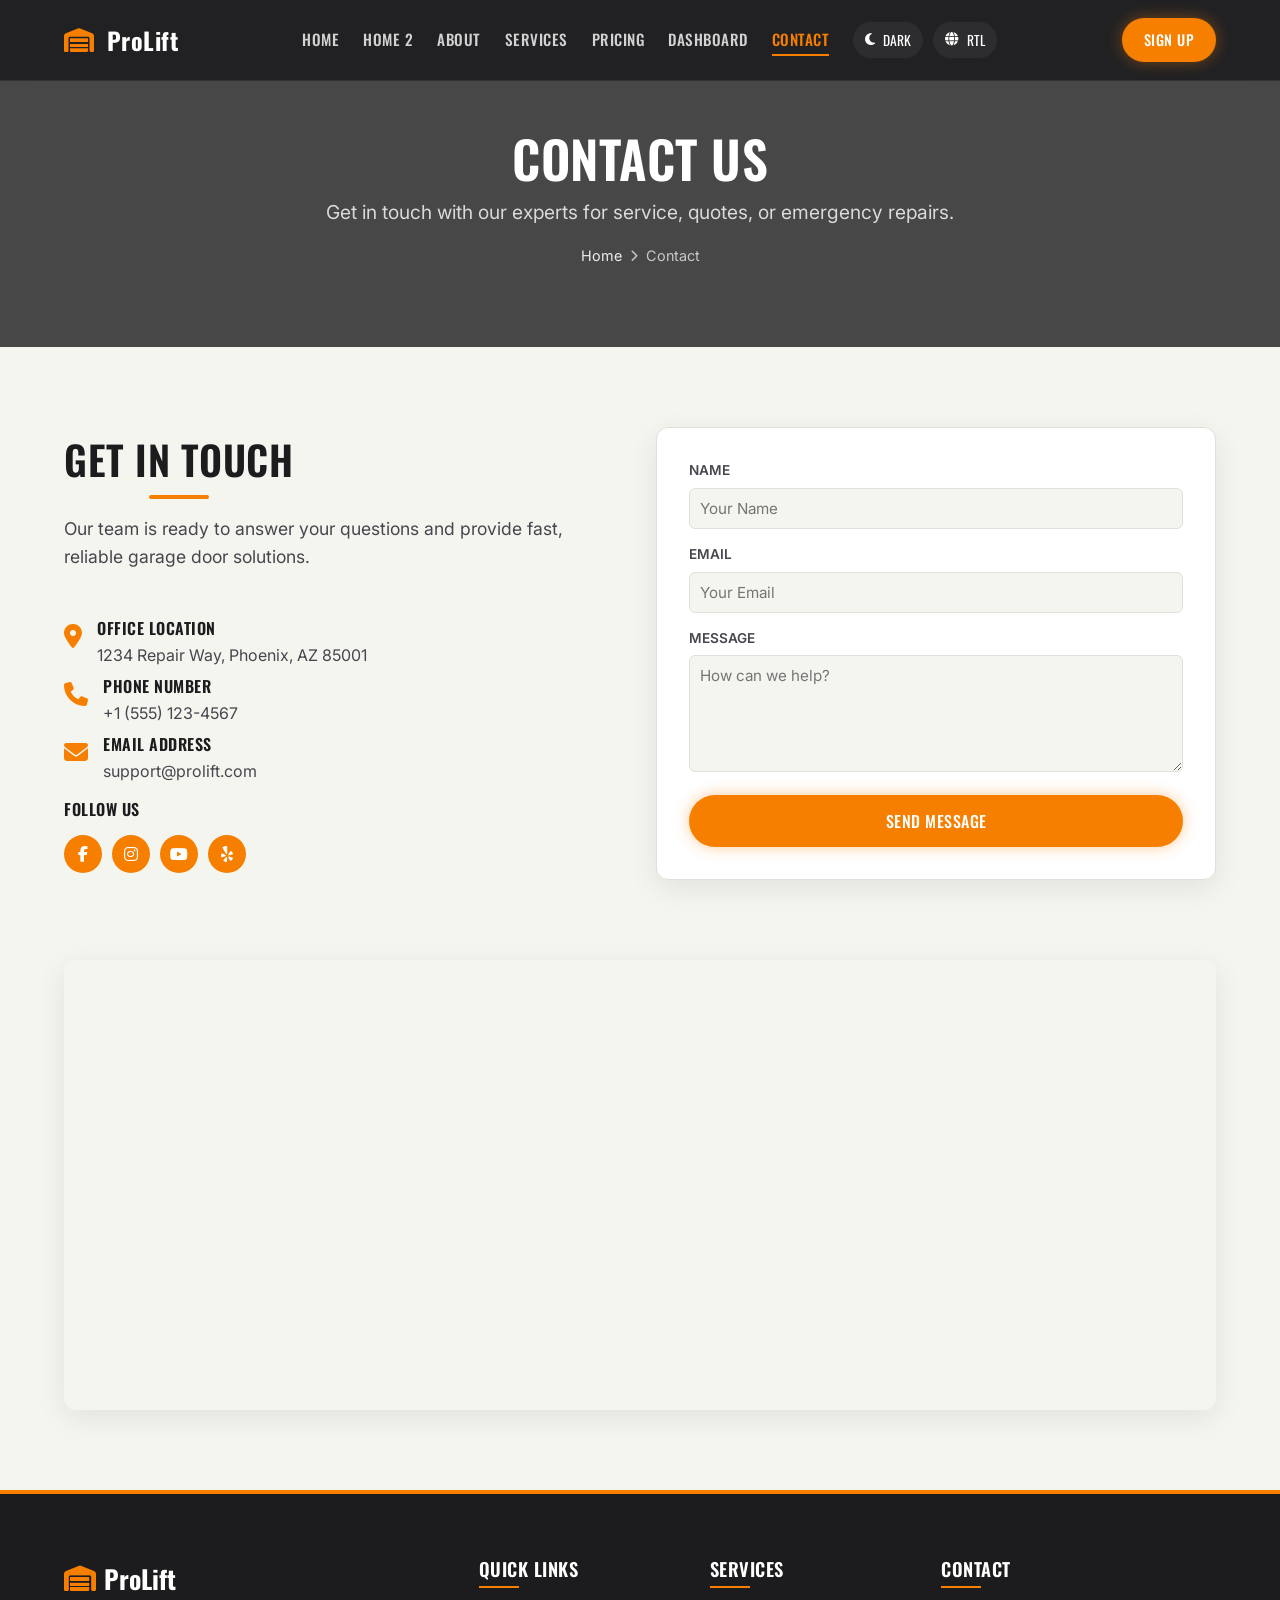
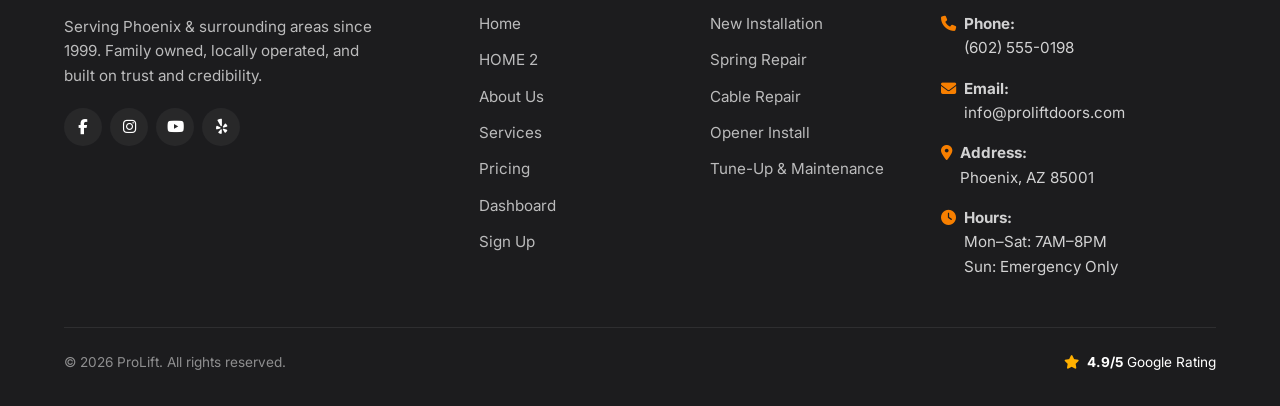
<file: contact.html>
<!DOCTYPE html>
<html lang="en">
<head>
  <meta charset="UTF-8">
  <meta name="viewport" content="width=device-width, initial-scale=1.0">
  <title>Contact Us - ProLift</title>
  <meta name="description" content="Contact ProLift for fast, reliable garage door repair and installation services. We are here to help.">
  <!-- Google Fonts -->
  <link rel="preconnect" href="https://fonts.googleapis.com">
  <link rel="preconnect" href="https://fonts.gstatic.com" crossorigin>
  <!-- Font Awesome -->
  <link rel="stylesheet" href="https://cdnjs.cloudflare.com/ajax/libs/font-awesome/6.4.0/css/all.min.css">
  <!-- Custom CSS -->
  <link rel="stylesheet" href="css/style.css">
  <!-- Favicon -->
  <link rel="icon" type="image/svg+xml" href="favicon.svg">
  <style>
    @media (max-width: 900px) {
      .contact-info-col {
        display: flex;
        flex-direction: column;
        align-items: center;
        text-align: center;
      }
      .contact-info-col .section-title {
        text-align: center;
      }
      .contact-info-col .section-title::after {
        margin-left: auto;
        margin-right: auto;
      }
      .contact-info-col .section-subtitle {
        text-align: center !important;
        margin-left: auto !important;
        margin-right: auto !important;
      }
      .contact-info-item {
        flex-direction: column !important;
        align-items: center !important;
        text-align: center;
      }
      .contact-info-col .social-links {
        justify-content: center !important;
      }
    }
  </style>
</head>
<body>

  <!-- NAVIGATION BAR -->
  <nav class="navbar" id="main-navbar">
    <div class="container navbar-container">
      <a href="index.html" class="navbar-brand" id="nav-logo">
        <i class="fa-solid fa-warehouse"></i> ProLift
      </a>
      <ul class="navbar-menu" id="navbar-menu">
        <li><a href="index.html" class="navbar-link" id="link-home">Home</a></li>
        <li><a href="home1.html" class="navbar-link" id="link-home1">HOME 2</a></li>
        <li><a href="about.html" class="navbar-link" id="link-about">About</a></li>
        <li><a href="services.html" class="navbar-link" id="link-services">Services</a></li>
        <li><a href="pricing.html" class="navbar-link" id="link-pricing">Pricing</a></li>
        <li><a href="dashboard.html" class="navbar-link" id="link-dashboard">Dashboard</a></li>
        <li><a href="contact.html" class="navbar-link" id="link-contact">Contact</a></li>
        <li class="mobile-controls" style="display: flex; align-items: center; justify-content: center; gap: 10px; padding: 10px 0;">
          <button class="control-btn" id="theme-toggle" aria-label="Toggle dark theme">
            <i class="fa-solid fa-moon"></i> <span>Dark</span>
          </button>
          <button class="control-btn" id="rtl-toggle" aria-label="Toggle RTL direction">
            <i class="fa-solid fa-globe"></i> <span>RTL</span>
          </button>
        </li>
      </ul>
      <div class="navbar-controls">
        <a href="signup.html" class="btn btn-primary" id="link-signup" style="padding: 8px 20px; font-size: 0.9rem;">Sign Up</a>
        <button class="hamburger" id="hamburger-btn" aria-label="Menu">
          <i class="fa-solid fa-bars"></i>
        </button>
      </div>
    </div>
  </nav>

  <!-- SECTION 1: PAGE HEADER HERO -->
  <section class="header-hero" style="background-image: linear-gradient(rgba(28,28,30,0.8), rgba(28,28,30,0.8)), url('https://images.unsplash.com/photo-1596522354195-e84ae3c98731');">
    <div class="container">
      <h1 class="fade-in-up">Contact Us</h1>
      <p class="fade-in-up">Get in touch with our experts for service, quotes, or emergency repairs.</p>
      <div class="breadcrumb justify-content-center fade-in-up" style="justify-content: center;">
        <a href="index.html">Home</a> <i class="fa-solid fa-chevron-right" style="font-size:0.75rem;"></i> <span>Contact</span>
      </div>
    </div>
  </section>

  <!-- SECTION 2: CONTACT INFO & FORM -->
  <section class="section">
    <div class="container grid-2">
      <div class="contact-info-col">
        <h2 class="section-title">Get In Touch</h2>
        <p class="section-subtitle" style="margin-left: 0; text-align: left;">Our team is ready to answer your questions and provide fast, reliable garage door solutions.</p>
        
        <div class="contact-info-item" style="margin-bottom: var(--space); display: flex; gap: 15px; align-items: flex-start;">
          <i class="fa-solid fa-location-dot text-primary" style="font-size: 1.5rem; margin-top: 5px;"></i>
          <div>
            <h4 style="margin-bottom: 5px;">Office Location</h4>
            <p style="color: var(--gray);">1234 Repair Way, Phoenix, AZ 85001</p>
          </div>
        </div>
        
        <div class="contact-info-item" style="margin-bottom: var(--space); display: flex; gap: 15px; align-items: flex-start;">
          <i class="fa-solid fa-phone text-primary" style="font-size: 1.5rem; margin-top: 5px;"></i>
          <div>
            <h4 style="margin-bottom: 5px;">Phone Number</h4>
            <p style="color: var(--gray);">+1 (555) 123-4567</p>
          </div>
        </div>
        
        <div class="contact-info-item" style="margin-bottom: var(--space); display: flex; gap: 15px; align-items: flex-start;">
          <i class="fa-solid fa-envelope text-primary" style="font-size: 1.5rem; margin-top: 5px;"></i>
          <div>
            <h4 style="margin-bottom: 5px;">Email Address</h4>
            <p style="color: var(--gray);">support@prolift.com</p>
          </div>
        </div>

        <div style="margin-top: calc(var(--space) * 2);">
          <h4 style="margin-bottom: 15px;">Follow Us</h4>
          <div class="social-links" style="justify-content: flex-start; gap: 10px; display: flex;">
            <a href="#" class="social-icon" aria-label="Facebook" style="background: var(--primary); color: var(--white);"><i class="fa-brands fa-facebook-f"></i></a>
            <a href="#" class="social-icon" aria-label="Instagram" style="background: var(--primary); color: var(--white);"><i class="fa-brands fa-instagram"></i></a>
            <a href="#" class="social-icon" aria-label="YouTube" style="background: var(--primary); color: var(--white);"><i class="fa-brands fa-youtube"></i></a>
            <a href="#" class="social-icon" aria-label="Yelp" style="background: var(--primary); color: var(--white);"><i class="fa-brands fa-yelp"></i></a>
          </div>
        </div>
      </div>
      
      <div class="card" style="background: var(--card-bg); padding: calc(var(--space) * 4); border-radius: var(--radius-card); box-shadow: var(--shadow);">
        <form style="text-align: left;">
          <div class="form-group" style="margin-bottom: 15px;">
            <label class="form-label" for="name">Name</label>
            <input type="text" id="name" class="form-input" placeholder="Your Name" style="width: 100%; padding: 10px; border: 1px solid var(--border); border-radius: var(--radius-input); background: var(--bg); color: var(--text);">
          </div>
          <div class="form-group" style="margin-bottom: 15px;">
            <label class="form-label" for="email">Email</label>
            <input type="email" id="email" class="form-input" placeholder="Your Email" style="width: 100%; padding: 10px; border: 1px solid var(--border); border-radius: var(--radius-input); background: var(--bg); color: var(--text);">
          </div>
          <div class="form-group" style="margin-bottom: 15px;">
            <label class="form-label" for="message">Message</label>
            <textarea id="message" class="form-input" placeholder="How can we help?" rows="5" style="width: 100%; padding: 10px; border: 1px solid var(--border); border-radius: var(--radius-input); background: var(--bg); color: var(--text); resize: vertical;"></textarea>
          </div>
          <button type="button" class="btn btn-primary btn-full">Send Message</button>
        </form>
      </div>
    </div>
  </section>

  <!-- SECTION 3: LOCATION MAP -->
  <section class="section" style="padding-top: 0;">
    <div class="container">
      <div style="border-radius: var(--radius-card); overflow: hidden; box-shadow: var(--shadow); line-height: 0;">
        <iframe src="https://www.google.com/maps/embed?pb=!1m18!1m12!1m3!1d106465.73294336531!2d-112.16434493393952!3d33.43543977595561!2m3!1f0!2f0!3f0!3m2!1i1024!2i768!4f13.1!3m3!1m2!1s0x872b12ed50a179cb%3A0x8c69c7f8354a1bac!2sPhoenix%2C%20AZ!5e0!3m2!1sen!2sus!4v1715694200000!5m2!1sen!2sus" width="100%" height="450" style="border:0;" allowfullscreen="" loading="lazy" referrerpolicy="no-referrer-when-downgrade"></iframe>
      </div>
    </div>
  </section>

  <!-- FOOTER -->
  <footer class="footer">
    <div class="container">
      <div class="footer-top">
        <div class="footer-about">
          <div class="footer-logo">
            <i class="fa-solid fa-warehouse"></i> ProLift
          </div>
          <p>Serving Phoenix & surrounding areas since 1999. Family owned, locally operated, and built on trust and credibility.</p>
          <div class="social-links">
            <a href="#" class="social-icon" aria-label="Facebook"><i class="fa-brands fa-facebook-f"></i></a>
            <a href="#" class="social-icon" aria-label="Instagram"><i class="fa-brands fa-instagram"></i></a>
            <a href="#" class="social-icon" aria-label="YouTube"><i class="fa-brands fa-youtube"></i></a>
            <a href="#" class="social-icon" aria-label="Yelp"><i class="fa-brands fa-yelp"></i></a>
          </div>
        </div>
        
        <div>
          <h3 class="footer-title">Quick Links</h3>
          <ul class="footer-links">
            <li><a href="index.html" class="footer-link">Home</a></li>
            <li><a href="home1.html" class="footer-link">HOME 2</a></li>
            <li><a href="about.html" class="footer-link">About Us</a></li>
            <li><a href="services.html" class="footer-link">Services</a></li>
            <li><a href="pricing.html" class="footer-link">Pricing</a></li>
            <li><a href="dashboard.html" class="footer-link">Dashboard</a></li>
            <li><a href="signup.html" class="footer-link">Sign Up</a></li>
          </ul>
        </div>

        <div>
          <h3 class="footer-title">Services</h3>
          <ul class="footer-links">
            <li><a href="services.html" class="footer-link">New Installation</a></li>
            <li><a href="services.html" class="footer-link">Spring Repair</a></li>
            <li><a href="services.html" class="footer-link">Cable Repair</a></li>
            <li><a href="services.html" class="footer-link">Opener Install</a></li>
            <li><a href="services.html" class="footer-link">Tune-Up & Maintenance</a></li>
          </ul>
        </div>

        <div>
          <h3 class="footer-title">Contact</h3>
          <ul class="footer-contact-list">
            <li class="footer-contact-item">
              <i class="fa-solid fa-phone"></i>
              <div>
                <strong>Phone:</strong><br>
                (602) 555-0198
              </div>
            </li>
            <li class="footer-contact-item">
              <i class="fa-solid fa-envelope"></i>
              <div>
                <strong>Email:</strong><br>
                info@proliftdoors.com
              </div>
            </li>
            <li class="footer-contact-item">
              <i class="fa-solid fa-location-dot"></i>
              <div>
                <strong>Address:</strong><br>
                Phoenix, AZ 85001
              </div>
            </li>
            <li class="footer-contact-item">
              <i class="fa-solid fa-clock"></i>
              <div>
                <strong>Hours:</strong><br>
                Mon–Sat: 7AM–8PM<br>
                Sun: Emergency Only
              </div>
            </li>
          </ul>
        </div>
      </div>
      
      <div class="footer-bottom">
        <div>&copy; 2026 ProLift. All rights reserved.</div>
        <div class="footer-rating">
          <i class="fa-solid fa-star"></i>
          <span><strong>4.9/5</strong> Google Rating</span>
        </div>
      </div>
    </div>
  </footer>

  <!-- Custom JavaScript -->
  <script src="js/main.js"></script>
</body>
</html>
</file>
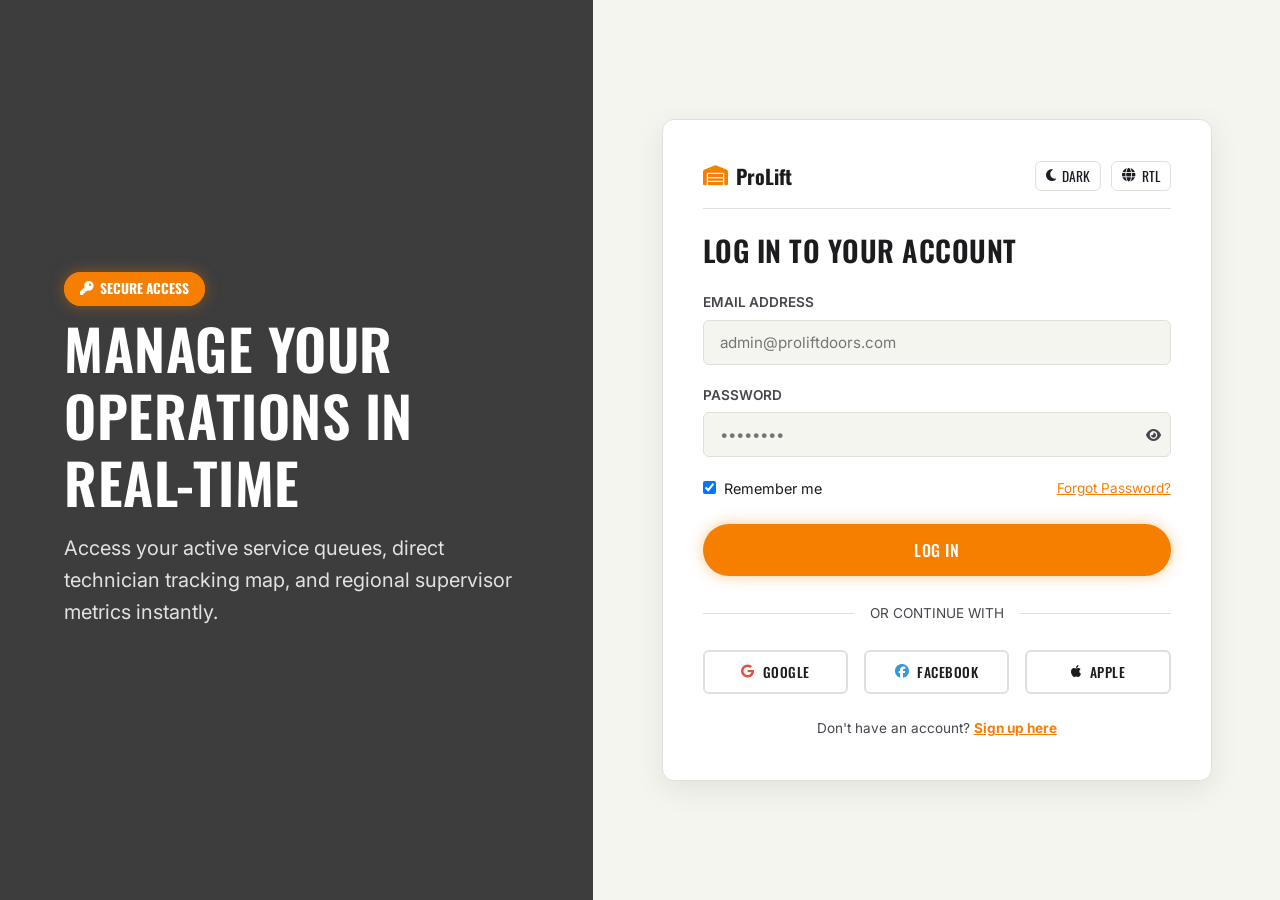
<file: login.html>
<!DOCTYPE html>
<html lang="en">
<head>
  <meta charset="UTF-8">
  <meta name="viewport" content="width=device-width, initial-scale=1.0">
  <title>Log In - ProLift</title>
  <meta name="description" content="Log in to your ProLift account to access active dispatches, supervisor panels, and technician telemetry data.">
  <!-- Google Fonts -->
  <link rel="preconnect" href="https://fonts.googleapis.com">
  <link rel="preconnect" href="https://fonts.gstatic.com" crossorigin>
  <!-- Font Awesome -->
  <link rel="stylesheet" href="https://cdnjs.cloudflare.com/ajax/libs/font-awesome/6.4.0/css/all.min.css">
  <!-- Custom CSS -->
  <link rel="stylesheet" href="css/style.css?v=1.2">
  <!-- Favicon -->
  <link rel="icon" type="image/svg+xml" href="favicon.svg">
</head>
<body>

  <!-- SPLIT HERO + LOGIN FORM -->
  <section class="split-hero">
    <div class="split-hero-left" style="background-image: linear-gradient(rgba(28,28,30,0.85), rgba(28,28,30,0.85)), url('https://images.unsplash.com/photo-1558441719-ff34b0524a24');">
      <div class="badge-pulse fade-in" style="background-color: var(--primary); width: fit-content; margin-bottom: var(--space);">
        <i class="fa-solid fa-key"></i> Secure Access
      </div>
      <h1 class="fade-in-up">Manage Your Operations in Real-Time</h1>
      <p class="fade-in-up" style="font-size: 1.25rem; color:rgba(255,255,255,0.85); max-width:500px;">Access your active service queues, direct technician tracking map, and regional supervisor metrics instantly.</p>
    </div>
    
    <div class="split-hero-right">
      <div class="signup-card scale-in">
        <!-- Brand logo & theme controls -->
        <div style="display: flex; justify-content: space-between; align-items: center; margin-bottom: calc(var(--space) * 3); border-bottom: 1px solid var(--border); padding-bottom: calc(var(--space) * 2);">
          <a href="index.html" style="display: flex; align-items: center; gap: 8px; font-family: var(--font-display); font-weight: 700; font-size: 1.25rem; color: var(--text); text-decoration: none;">
            <i class="fa-solid fa-warehouse" style="color: var(--primary);"></i> ProLift
          </a>
          <div style="display: flex; gap: 10px;">
            <button class="control-btn" id="theme-toggle" aria-label="Toggle dark theme" style="background: transparent; border: 1px solid var(--border); border-radius: var(--radius-input); padding: 4px 10px; cursor: pointer; color: var(--text); font-size: 0.85rem; display: flex; align-items: center; gap: 6px;">
              <i class="fa-solid fa-moon"></i> <span>Dark</span>
            </button>
            <button class="control-btn" id="rtl-toggle" aria-label="Toggle RTL direction" style="background: transparent; border: 1px solid var(--border); border-radius: var(--radius-input); padding: 4px 10px; cursor: pointer; color: var(--text); font-size: 0.85rem; display: flex; align-items: center; gap: 6px;">
              <i class="fa-solid fa-globe"></i> <span>RTL</span>
            </button>
          </div>
        </div>
        
        <h2 style="font-family: var(--font-display); font-size:1.8rem; margin-bottom:calc(var(--space) * 3);">Log In to Your Account</h2>
        
        <form id="login-form" novalidate>
          <!-- Email Address -->
          <div class="form-group">
            <label class="form-label" for="login-email">Email Address</label>
            <input type="email" id="login-email" class="form-input" placeholder="admin@proliftdoors.com" required>
            <span class="form-error">Please enter a valid email address.</span>
          </div>

          <!-- Password -->
          <div class="form-group">
            <label class="form-label" for="login-password">Password</label>
            <div style="position: relative;">
              <input type="password" id="login-password" class="form-input" placeholder="••••••••" required style="padding-right: 40px;">
              <button type="button" class="password-toggle" onclick="const input = document.getElementById('login-password'); const icon = this.querySelector('i'); if (input.type === 'password') { input.type = 'text'; icon.classList.remove('fa-eye'); icon.classList.add('fa-eye-slash'); } else { input.type = 'password'; icon.classList.remove('fa-eye-slash'); icon.classList.add('fa-eye'); }" style="position: absolute; right: 10px; top: 50%; transform: translateY(-50%); background: none; border: none; color: var(--gray); cursor: pointer; padding: 0;">
                <i class="fa-solid fa-eye"></i>
              </button>
            </div>
            <span class="form-error">Password must be at least 8 characters long.</span>
          </div>

          <!-- Remember Me & Forgot Password -->
          <div style="display: flex; justify-content: space-between; align-items: center; margin-bottom: calc(var(--space) * 3); font-size: 0.85rem;">
            <div class="checkbox-group" style="margin-bottom: 0;">
              <input type="checkbox" id="remember-me" checked>
              <label for="remember-me">Remember me</label>
            </div>
            <a href="#" onclick="alert('Password reset link sent to your email.');" style="color: var(--primary); text-decoration: underline;">Forgot Password?</a>
          </div>

          <!-- Submit Button -->
          <button type="submit" class="btn btn-primary btn-full" id="btn-login-submit">
            Log In
          </button>
        </form>

        <!-- Social login strip -->
        <div class="social-signup-div">
          <span class="social-signup-text">or continue with</span>
        </div>

        <div class="social-grid" style="grid-template-columns: repeat(3, 1fr); margin-bottom: calc(var(--space) * 3);">
          <button class="btn btn-outline" onclick="alert('Google Auth Triggered');" style="font-size:0.85rem; padding: 10px; border-radius: var(--radius-input);">
            <i class="fa-brands fa-google" style="color:#e74c3c;"></i> Google
          </button>
          <button class="btn btn-outline" onclick="alert('Facebook Auth Triggered');" style="font-size:0.85rem; padding: 10px; border-radius: var(--radius-input);">
            <i class="fa-brands fa-facebook" style="color:#3498db;"></i> Facebook
          </button>
          <button class="btn btn-outline" onclick="alert('Apple Auth Triggered');" style="font-size:0.85rem; padding: 10px; border-radius: var(--radius-input);">
            <i class="fa-brands fa-apple" style="color:var(--text);"></i> Apple
          </button>
        </div>

        <p style="text-align: center; font-size: 0.85rem; color: var(--gray); margin-top: calc(var(--space) * 2);">
          Don't have an account? <a href="signup.html" style="color: var(--primary); font-weight: bold; text-decoration: underline;">Sign up here</a>
        </p>
      </div>
    </div>
  </section>

  <!-- Custom JavaScript -->
  <script src="js/main.js"></script>
</body>
</html>
</file>
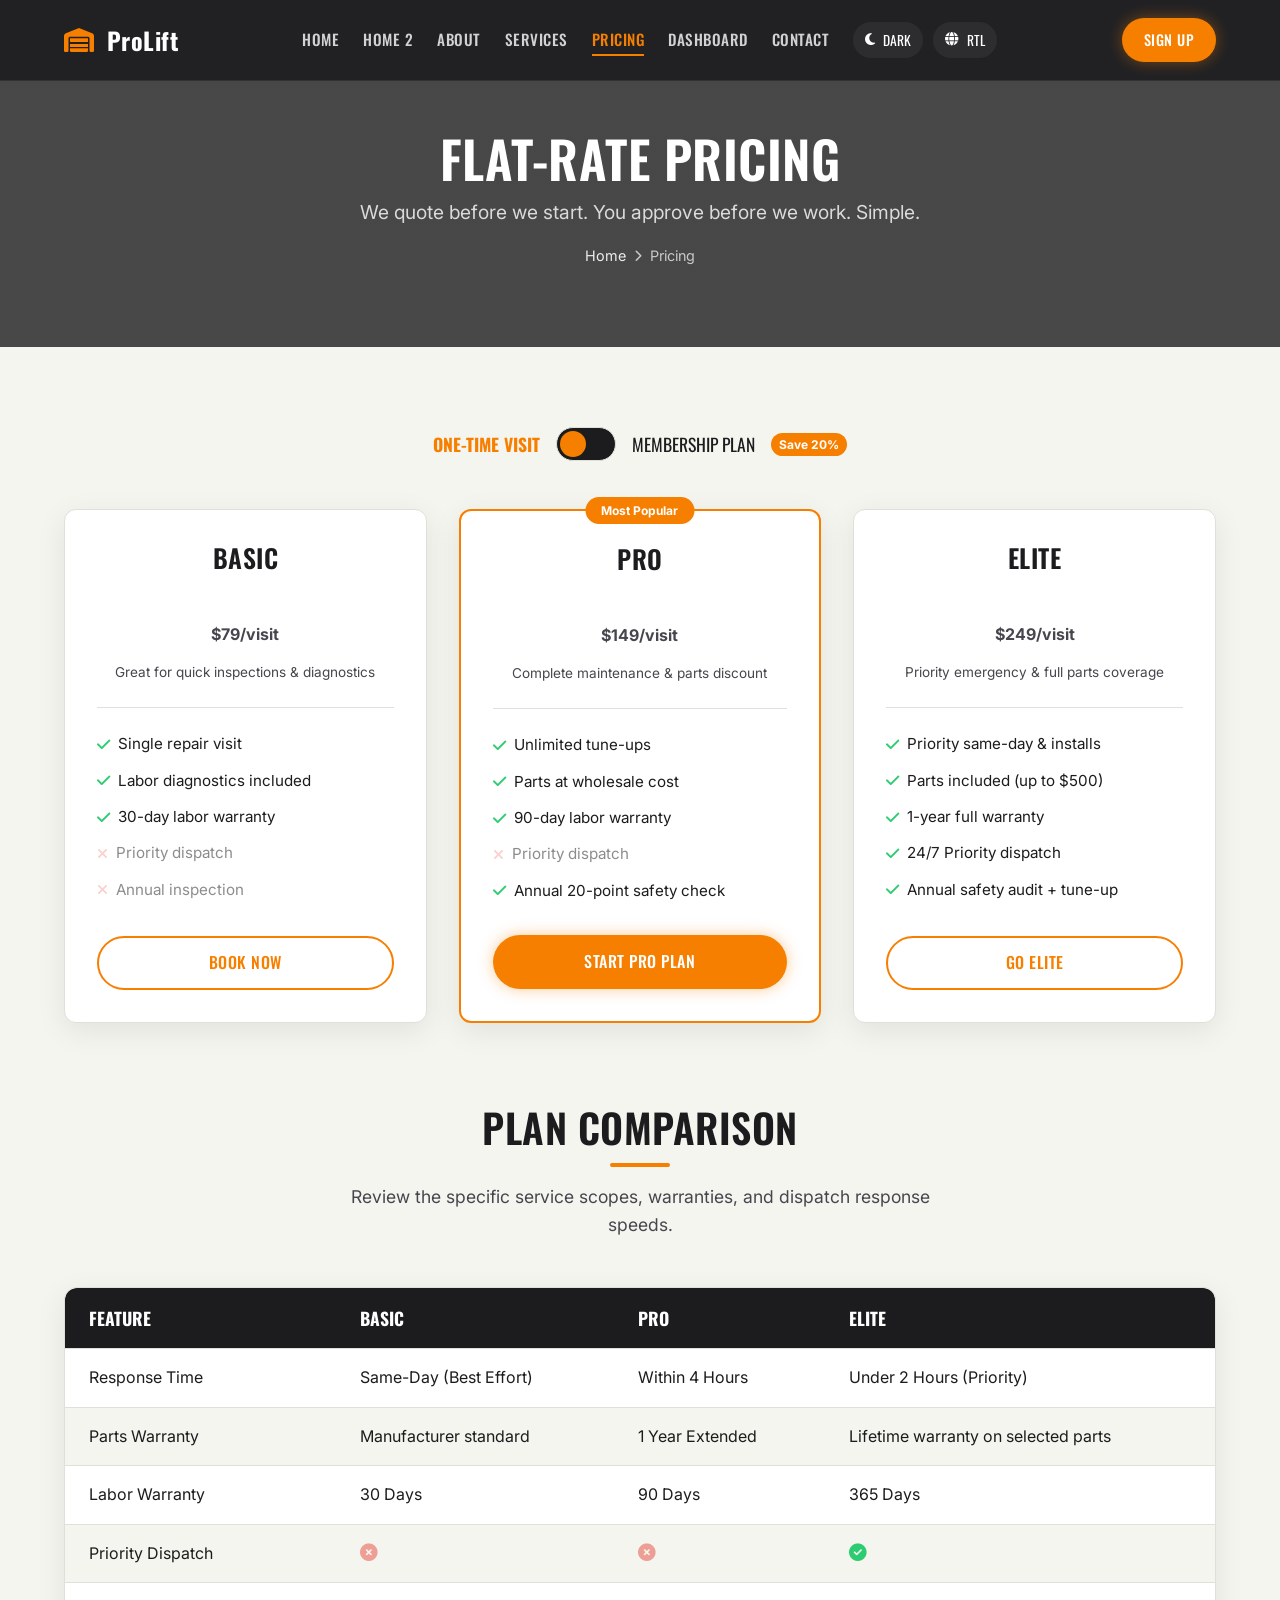
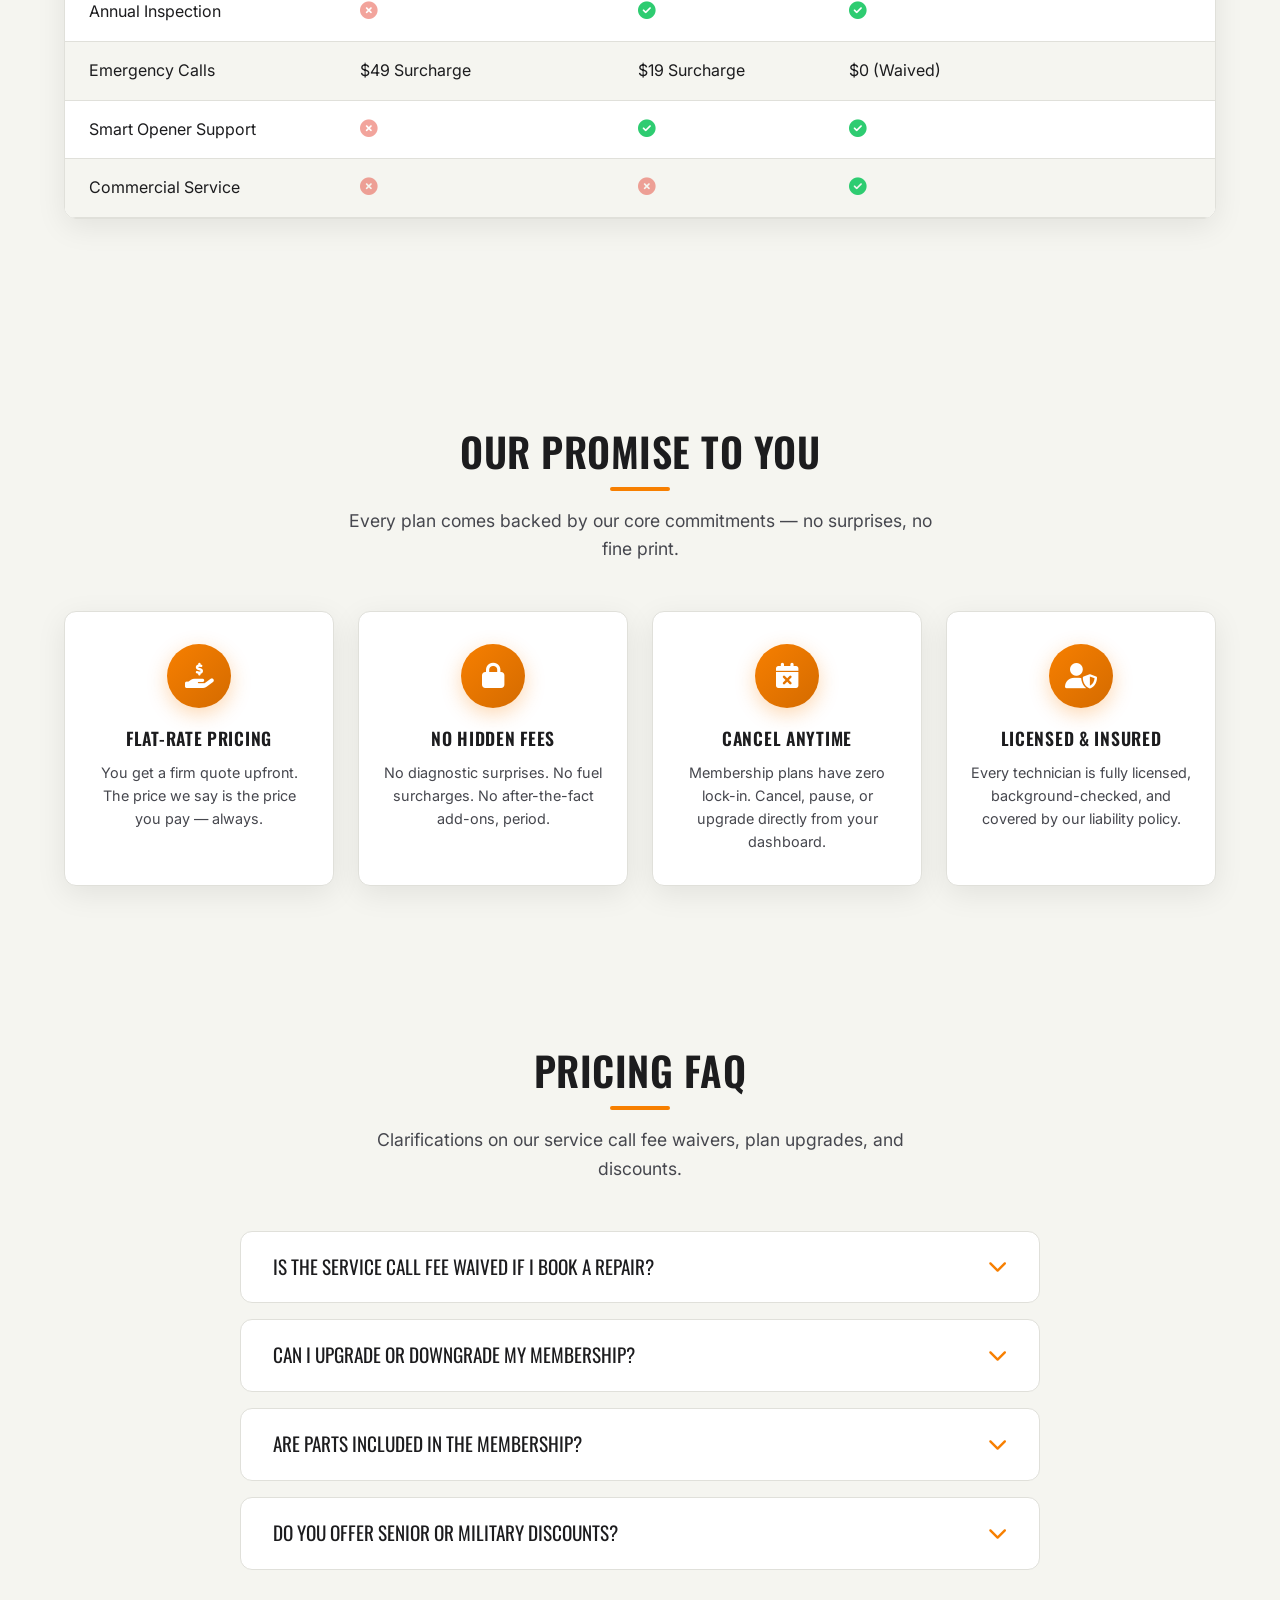
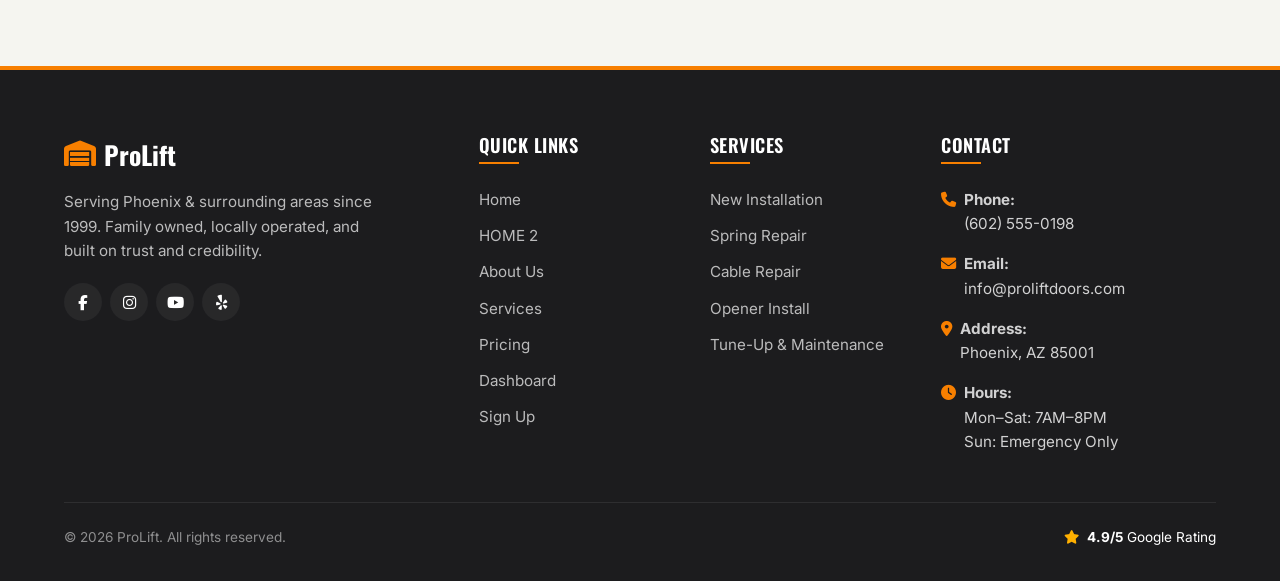
<file: pricing.html>
<!DOCTYPE html>
<html lang="en">
<head>
  <meta charset="UTF-8">
  <meta name="viewport" content="width=device-width, initial-scale=1.0">
  <title>Pricing Plans - ProLift</title>
  <meta name="description" content="View our flat-rate pricing models and local membership plans. Save 20% on garage door tuning, priority emergency calls, and warrantied parts.">
  <!-- Google Fonts -->
  <link rel="preconnect" href="https://fonts.googleapis.com">
  <link rel="preconnect" href="https://fonts.gstatic.com" crossorigin>
  <!-- Font Awesome -->
  <link rel="stylesheet" href="https://cdnjs.cloudflare.com/ajax/libs/font-awesome/6.4.0/css/all.min.css">
  <!-- Custom CSS -->
  <link rel="stylesheet" href="css/style.css?v=1.2">
  <!-- Favicon -->
  <link rel="icon" type="image/svg+xml" href="favicon.svg">
</head>
<body>

  <!-- NAVIGATION BAR -->
  <nav class="navbar" id="main-navbar">
    <div class="container navbar-container">
      <a href="index.html" class="navbar-brand" id="nav-logo">
        <i class="fa-solid fa-warehouse"></i> ProLift
      </a>
      <ul class="navbar-menu" id="navbar-menu">
        <li><a href="index.html" class="navbar-link" id="link-home">Home</a></li>
        <li><a href="home1.html" class="navbar-link" id="link-home1">HOME 2</a></li>
        <li><a href="about.html" class="navbar-link" id="link-about">About</a></li>
        <li><a href="services.html" class="navbar-link" id="link-services">Services</a></li>
        <li><a href="pricing.html" class="navbar-link" id="link-pricing">Pricing</a></li>
        <li><a href="dashboard.html" class="navbar-link" id="link-dashboard">Dashboard</a></li>
        <li><a href="contact.html" class="navbar-link" id="link-contact">Contact</a></li>
        <li class="mobile-controls" style="display: flex; align-items: center; justify-content: center; gap: 10px; padding: 10px 0;">
          <button class="control-btn" id="theme-toggle" aria-label="Toggle dark theme">
            <i class="fa-solid fa-moon"></i> <span>Dark</span>
          </button>
          <button class="control-btn" id="rtl-toggle" aria-label="Toggle RTL direction">
            <i class="fa-solid fa-globe"></i> <span>RTL</span>
          </button>
        </li>
      </ul>
      <div class="navbar-controls">
        <a href="signup.html" class="btn btn-primary" id="link-signup" style="padding: 8px 20px; font-size: 0.9rem;">Sign Up</a>
        <button class="hamburger" id="hamburger-btn" aria-label="Menu">
          <i class="fa-solid fa-bars"></i>
        </button>
      </div>
    </div>
  </nav>

  <!-- SECTION 1: PRICING HERO -->
  <section class="header-hero" style="background-image: linear-gradient(rgba(28,28,30,0.8), rgba(28,28,30,0.8)), url('https://images.unsplash.com/photo-1560518883-ce09059eeffa');">
    <div class="container">
      <h1 class="fade-in-up">Flat-Rate Pricing</h1>
      <p class="fade-in-up">We quote before we start. You approve before we work. Simple.</p>
      <div class="breadcrumb justify-content-center fade-in-up" style="justify-content: center;">
        <a href="index.html">Home</a> <i class="fa-solid fa-chevron-right" style="font-size:0.75rem;"></i> <span>Pricing</span>
      </div>
    </div>
  </section>

  <!-- SECTION 2: MONTHLY/YEARLY TOGGLE -->
  <section class="section" id="pricing-plans" style="padding-bottom: 0;">
    <div class="container">
      <div class="switch-container fade-in-up">
        <span class="switch-label active" id="switch-one-time">One-Time Visit</span>
        <label class="toggle-switch">
          <input type="checkbox" id="pricing-checkbox">
          <span class="toggle-slider"></span>
        </label>
        <span class="switch-label" id="switch-membership">Membership Plan</span>
        <span class="toggle-badge">Save 20%</span>
      </div>

      <!-- SECTION 3: PRICING CARDS -->
      <div class="grid-3 stagger-grid">
        <!-- Plan 1 -->
        <div class="card pricing-card fade-in-up">
          <div class="pricing-header">
            <h3 class="pricing-title">Basic</h3>
            <div class="pricing-price"><span class="pricing-price-val">$79</span><span class="pricing-period">/visit</span></div>
            <p style="color:var(--gray); font-size:0.85rem; margin-top:4px;">Great for quick inspections & diagnostics</p>
          </div>
          <ul class="pricing-features">
            <li><i class="fa-solid fa-check"></i> Single repair visit</li>
            <li><i class="fa-solid fa-check"></i> Labor diagnostics included</li>
            <li><i class="fa-solid fa-check"></i> 30-day labor warranty</li>
            <li style="opacity: 0.5;"><i class="fa-solid fa-xmark"></i> Priority dispatch</li>
            <li style="opacity: 0.5;"><i class="fa-solid fa-xmark"></i> Annual inspection</li>
          </ul>
          <a href="signup.html?plan=basic" class="btn btn-outline-primary btn-full">Book Now</a>
        </div>
 
        <!-- Plan 2 (Popular) -->
        <div class="card pricing-card pricing-popular fade-in-up">
          <span class="popular-badge">Most Popular</span>
          <div class="pricing-header">
            <h3 class="pricing-title">Pro</h3>
            <div class="pricing-price"><span class="pricing-price-val">$149</span><span class="pricing-period">/visit</span></div>
            <p style="color:var(--gray); font-size:0.85rem; margin-top:4px;">Complete maintenance & parts discount</p>
          </div>
          <ul class="pricing-features">
            <li><i class="fa-solid fa-check"></i> Unlimited tune-ups</li>
            <li><i class="fa-solid fa-check"></i> Parts at wholesale cost</li>
            <li><i class="fa-solid fa-check"></i> 90-day labor warranty</li>
            <li style="opacity: 0.5;"><i class="fa-solid fa-xmark"></i> Priority dispatch</li>
            <li><i class="fa-solid fa-check"></i> Annual 20-point safety check</li>
          </ul>
          <a href="signup.html?plan=pro" class="btn btn-primary btn-full">Start Pro Plan</a>
        </div>
 
        <!-- Plan 3 -->
        <div class="card pricing-card fade-in-up">
          <div class="pricing-header">
            <h3 class="pricing-title">Elite</h3>
            <div class="pricing-price"><span class="pricing-price-val">$249</span><span class="pricing-period">/visit</span></div>
            <p style="color:var(--gray); font-size:0.85rem; margin-top:4px;">Priority emergency & full parts coverage</p>
          </div>
          <ul class="pricing-features">
            <li><i class="fa-solid fa-check"></i> Priority same-day & installs</li>
            <li><i class="fa-solid fa-check"></i> Parts included (up to $500)</li>
            <li><i class="fa-solid fa-check"></i> 1-year full warranty</li>
            <li><i class="fa-solid fa-check"></i> 24/7 Priority dispatch</li>
            <li><i class="fa-solid fa-check"></i> Annual safety audit + tune-up</li>
          </ul>
          <a href="signup.html?plan=elite" class="btn btn-outline-primary btn-full">Go Elite</a>
        </div>
      </div>
    </div>
  </section>

  <!-- SECTION 4: COMPARISON TABLE -->
  <section class="section" id="comparison">
    <div class="container">
      <div class="text-center">
        <h2 class="section-title fade-in">Plan Comparison</h2>
        <p class="section-subtitle fade-in">Review the specific service scopes, warranties, and dispatch response speeds.</p>
      </div>

      <div class="table-responsive scale-in">
        <table class="comparison-table">
          <thead>
            <tr>
              <th>Feature</th>
              <th>Basic</th>
              <th>Pro</th>
              <th>Elite</th>
            </tr>
          </thead>
          <tbody>
            <tr>
              <td>Response Time</td>
              <td>Same-Day (Best Effort)</td>
              <td>Within 4 Hours</td>
              <td>Under 2 Hours (Priority)</td>
            </tr>
            <tr>
              <td>Parts Warranty</td>
              <td>Manufacturer standard</td>
              <td>1 Year Extended</td>
              <td>Lifetime warranty on selected parts</td>
            </tr>
            <tr>
              <td>Labor Warranty</td>
              <td>30 Days</td>
              <td>90 Days</td>
              <td>365 Days</td>
            </tr>
            <tr>
              <td>Priority Dispatch</td>
              <td><i class="fa-solid fa-circle-xmark"></i></td>
              <td><i class="fa-solid fa-circle-xmark"></i></td>
              <td><i class="fa-solid fa-circle-check"></i></td>
            </tr>
            <tr>
              <td>Annual Inspection</td>
              <td><i class="fa-solid fa-circle-xmark"></i></td>
              <td><i class="fa-solid fa-circle-check"></i></td>
              <td><i class="fa-solid fa-circle-check"></i></td>
            </tr>
            <tr>
              <td>Emergency Calls</td>
              <td>$49 Surcharge</td>
              <td>$19 Surcharge</td>
              <td>$0 (Waived)</td>
            </tr>
            <tr>
              <td>Smart Opener Support</td>
              <td><i class="fa-solid fa-circle-xmark"></i></td>
              <td><i class="fa-solid fa-circle-check"></i></td>
              <td><i class="fa-solid fa-circle-check"></i></td>
            </tr>
            <tr>
              <td>Commercial Service</td>
              <td><i class="fa-solid fa-circle-xmark"></i></td>
              <td><i class="fa-solid fa-circle-xmark"></i></td>
              <td><i class="fa-solid fa-circle-check"></i></td>
            </tr>
          </tbody>
        </table>
      </div>
    </div>
  </section>

  <!-- SECTION 5: TRUST BADGES -->
  <section class="section section-alt" id="pricing-trust">
    <div class="container">
      <div class="text-center">
        <h2 class="section-title fade-in">Our Promise to You</h2>
        <p class="section-subtitle fade-in">Every plan comes backed by our core commitments — no surprises, no fine print.</p>
      </div>
      <div class="trust-grid stagger-grid">
        <div class="trust-card scale-in">
          <div class="trust-icon-wrap">
            <i class="fa-solid fa-hand-holding-dollar"></i>
          </div>
          <h4 class="trust-title">Flat-Rate Pricing</h4>
          <p class="trust-desc">You get a firm quote upfront. The price we say is the price you pay — always.</p>
        </div>
        <div class="trust-card scale-in">
          <div class="trust-icon-wrap">
            <i class="fa-solid fa-lock"></i>
          </div>
          <h4 class="trust-title">No Hidden Fees</h4>
          <p class="trust-desc">No diagnostic surprises. No fuel surcharges. No after-the-fact add-ons, period.</p>
        </div>
        <div class="trust-card scale-in">
          <div class="trust-icon-wrap">
            <i class="fa-solid fa-calendar-xmark"></i>
          </div>
          <h4 class="trust-title">Cancel Anytime</h4>
          <p class="trust-desc">Membership plans have zero lock-in. Cancel, pause, or upgrade directly from your dashboard.</p>
        </div>
        <div class="trust-card scale-in">
          <div class="trust-icon-wrap">
            <i class="fa-solid fa-user-shield"></i>
          </div>
          <h4 class="trust-title">Licensed &amp; Insured</h4>
          <p class="trust-desc">Every technician is fully licensed, background-checked, and covered by our liability policy.</p>
        </div>
      </div>
    </div>
  </section>

  <!-- SECTION 6: PRICING FAQ ACCORDION -->
  <section class="section" id="pricing-faqs">
    <div class="container">
      <div class="text-center">
        <h2 class="section-title fade-in">Pricing FAQ</h2>
        <p class="section-subtitle fade-in">Clarifications on our service call fee waivers, plan upgrades, and discounts.</p>
      </div>

      <div class="accordion fade-in">
        <!-- Item 1 -->
        <div class="accordion-item">
          <div class="accordion-header">
            Is the service call fee waived if I book a repair?
            <i class="fa-solid fa-chevron-down"></i>
          </div>
          <div class="accordion-content">
            <p>Yes. When you authorize our technician to proceed with any recommended repair work, the standard service call diagnostic fee is waived entirely from your final bill.</p>
          </div>
        </div>
        <!-- Item 2 -->
        <div class="accordion-item">
          <div class="accordion-header">
            Can I upgrade or downgrade my membership?
            <i class="fa-solid fa-chevron-down"></i>
          </div>
          <div class="accordion-content">
            <p>Absolutely. You can modify your membership plan, upgrade to Elite for emergency storm response, or cancel your renewal at any time directly through your customer dashboard with zero penalties.</p>
          </div>
        </div>
        <!-- Item 3 -->
        <div class="accordion-item">
          <div class="accordion-header">
            Are parts included in the membership?
            <i class="fa-solid fa-chevron-down"></i>
          </div>
          <div class="accordion-content">
            <p>Under the Basic plan, parts are extra. Under the Pro plan, you receive direct wholesale discount access (parts at cost). Under the Elite plan, residential replacement components are fully included up to a value of $500 per service calendar year.</p>
          </div>
        </div>
        <!-- Item 4 -->
        <div class="accordion-item">
          <div class="accordion-header">
            Do you offer senior or military discounts?
            <i class="fa-solid fa-chevron-down"></i>
          </div>
          <div class="accordion-content">
            <p>Yes. We proudly support local veterans, seniors, and active responders. We offer a 10% discount on all standard repair services and new residential installations.</p>
          </div>
        </div>
      </div>
    </div>
  </section>

  <!-- FOOTER -->
  <footer class="footer">
    <div class="container">
      <div class="footer-top">
        <div class="footer-about">
          <div class="footer-logo">
            <i class="fa-solid fa-warehouse"></i> ProLift
          </div>
          <p>Serving Phoenix & surrounding areas since 1999. Family owned, locally operated, and built on trust and credibility.</p>
          <div class="social-links">
            <a href="#" class="social-icon" aria-label="Facebook"><i class="fa-brands fa-facebook-f"></i></a>
            <a href="#" class="social-icon" aria-label="Instagram"><i class="fa-brands fa-instagram"></i></a>
            <a href="#" class="social-icon" aria-label="YouTube"><i class="fa-brands fa-youtube"></i></a>
            <a href="#" class="social-icon" aria-label="Yelp"><i class="fa-brands fa-yelp"></i></a>
          </div>
        </div>
        
        <div>
          <h3 class="footer-title">Quick Links</h3>
          <ul class="footer-links">
            <li><a href="index.html" class="footer-link">Home</a></li>
            <li><a href="home1.html" class="footer-link">HOME 2</a></li>
            <li><a href="about.html" class="footer-link">About Us</a></li>
            <li><a href="services.html" class="footer-link">Services</a></li>
            <li><a href="pricing.html" class="footer-link">Pricing</a></li>
            <li><a href="dashboard.html" class="footer-link">Dashboard</a></li>
            <li><a href="signup.html" class="footer-link">Sign Up</a></li>
          </ul>
        </div>

        <div>
          <h3 class="footer-title">Services</h3>
          <ul class="footer-links">
            <li><a href="services.html" class="footer-link">New Installation</a></li>
            <li><a href="services.html" class="footer-link">Spring Repair</a></li>
            <li><a href="services.html" class="footer-link">Cable Repair</a></li>
            <li><a href="services.html" class="footer-link">Opener Install</a></li>
            <li><a href="services.html" class="footer-link">Tune-Up & Maintenance</a></li>
          </ul>
        </div>

        <div>
          <h3 class="footer-title">Contact</h3>
          <ul class="footer-contact-list">
            <li class="footer-contact-item">
              <i class="fa-solid fa-phone"></i>
              <div>
                <strong>Phone:</strong><br>
                (602) 555-0198
              </div>
            </li>
            <li class="footer-contact-item">
              <i class="fa-solid fa-envelope"></i>
              <div>
                <strong>Email:</strong><br>
                info@proliftdoors.com
              </div>
            </li>
            <li class="footer-contact-item">
              <i class="fa-solid fa-location-dot"></i>
              <div>
                <strong>Address:</strong><br>
                Phoenix, AZ 85001
              </div>
            </li>
            <li class="footer-contact-item">
              <i class="fa-solid fa-clock"></i>
              <div>
                <strong>Hours:</strong><br>
                Mon–Sat: 7AM–8PM<br>
                Sun: Emergency Only
              </div>
            </li>
          </ul>
        </div>
      </div>
      
      <div class="footer-bottom">
        <div>&copy; 2026 ProLift. All rights reserved.</div>
        <div class="footer-rating">
          <i class="fa-solid fa-star"></i>
          <span><strong>4.9/5</strong> Google Rating</span>
        </div>
      </div>
    </div>
  </footer>

  <!-- Custom JavaScript -->
  <script src="js/main.js"></script>
</body>
</html>
</file>
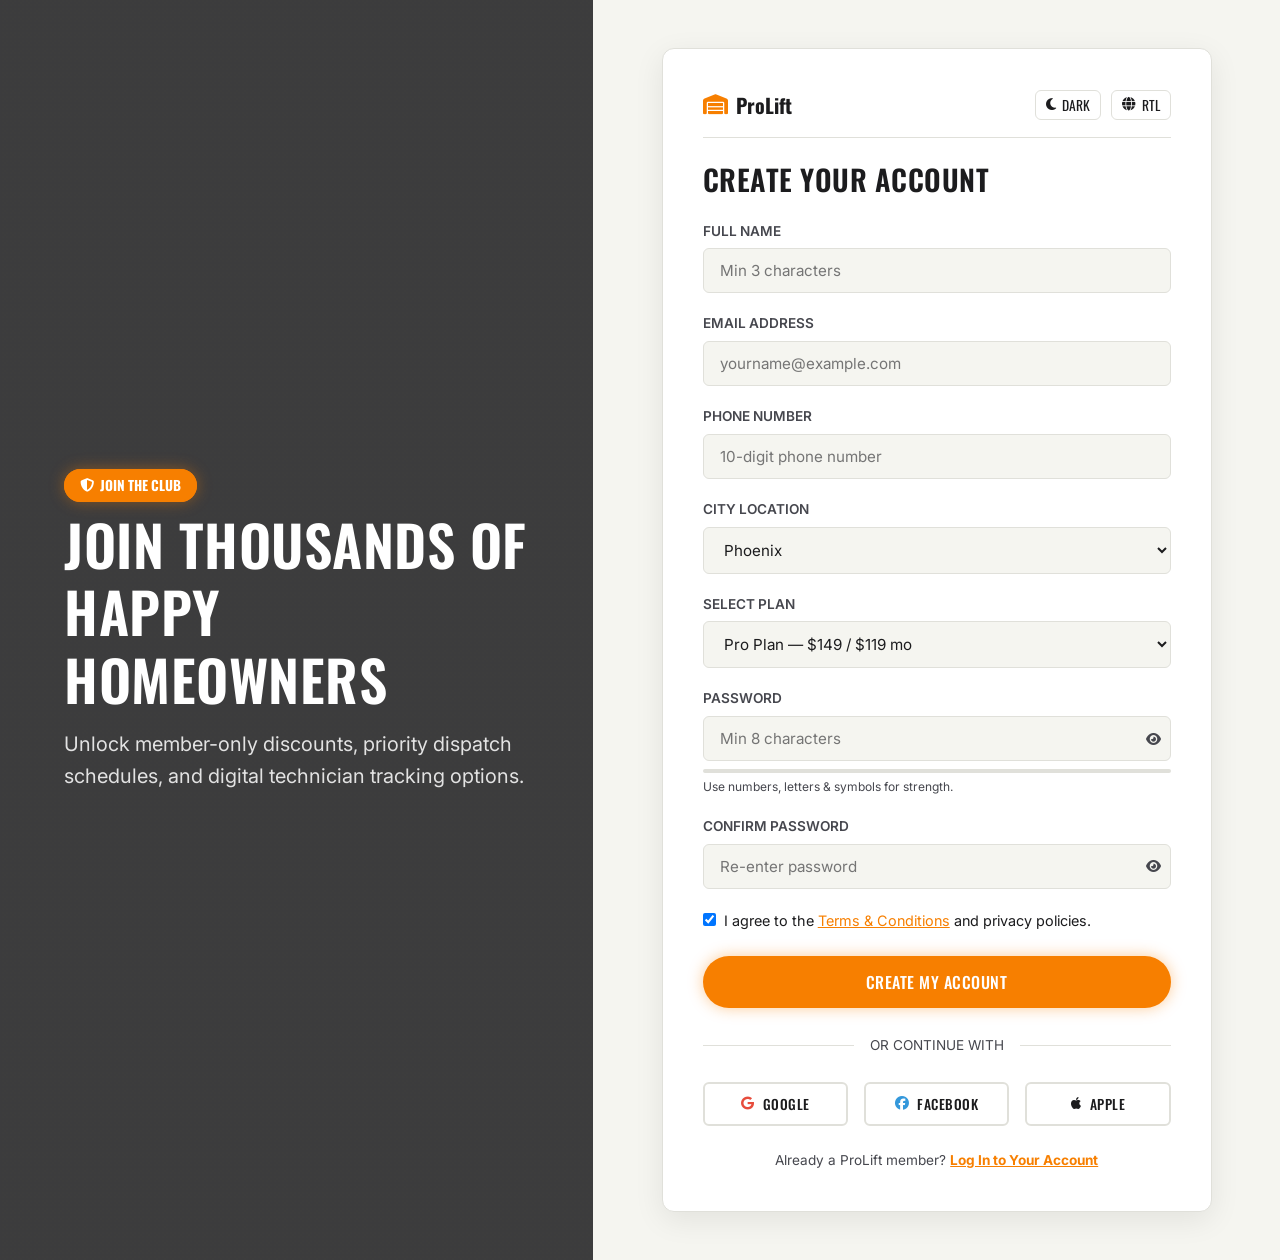
<file: signup.html>
<!DOCTYPE html>
<html lang="en">
<head>
  <meta charset="UTF-8">
  <meta name="viewport" content="width=device-width, initial-scale=1.0">
  <title>Sign Up - ProLift</title>
  <meta name="description" content="Register for a ProLift membership. Get real-time dispatch tracking, annual tune-up bookings, parts at cost, and priority local support.">
  <!-- Google Fonts -->
  <link rel="preconnect" href="https://fonts.googleapis.com">
  <link rel="preconnect" href="https://fonts.gstatic.com" crossorigin>
  <!-- Font Awesome -->
  <link rel="stylesheet" href="https://cdnjs.cloudflare.com/ajax/libs/font-awesome/6.4.0/css/all.min.css">
  <!-- Custom CSS -->
  <link rel="stylesheet" href="css/style.css">
  <!-- Favicon -->
  <link rel="icon" type="image/svg+xml" href="favicon.svg">
</head>
<body>



  <!-- SECTION 1 & 2: SPLIT HERO + SIGN UP FORM -->
  <section class="split-hero">
    <div class="split-hero-left">
      <div class="badge-pulse fade-in" style="background-color: var(--primary); width: fit-content; margin-bottom: var(--space);">
        <i class="fa-solid fa-shield-halved"></i> Join the Club
      </div>
      <h1 class="fade-in-up">Join Thousands of Happy Homeowners</h1>
      <p class="fade-in-up" style="font-size: 1.25rem; color:rgba(255,255,255,0.85); max-width:500px;">Unlock member-only discounts, priority dispatch schedules, and digital technician tracking options.</p>
    </div>
    
    <div class="split-hero-right">
      <div class="signup-card scale-in">
        <!-- Brand logo & theme controls -->
        <div style="display: flex; justify-content: space-between; align-items: center; margin-bottom: calc(var(--space) * 3); border-bottom: 1px solid var(--border); padding-bottom: calc(var(--space) * 2);">
          <a href="index.html" style="display: flex; align-items: center; gap: 8px; font-family: var(--font-display); font-weight: 700; font-size: 1.25rem; color: var(--text); text-decoration: none;">
            <i class="fa-solid fa-warehouse" style="color: var(--primary);"></i> ProLift
          </a>
          <div style="display: flex; gap: 10px;">
            <button class="control-btn" id="theme-toggle" aria-label="Toggle dark theme" style="background: transparent; border: 1px solid var(--border); border-radius: var(--radius-input); padding: 4px 10px; cursor: pointer; color: var(--text); font-size: 0.85rem; display: flex; align-items: center; gap: 6px;">
              <i class="fa-solid fa-moon"></i> <span>Dark</span>
            </button>
            <button class="control-btn" id="rtl-toggle" aria-label="Toggle RTL direction" style="background: transparent; border: 1px solid var(--border); border-radius: var(--radius-input); padding: 4px 10px; cursor: pointer; color: var(--text); font-size: 0.85rem; display: flex; align-items: center; gap: 6px;">
              <i class="fa-solid fa-globe"></i> <span>RTL</span>
            </button>
          </div>
        </div>
        <h2 style="font-family: var(--font-display); font-size:1.8rem; margin-bottom:calc(var(--space) * 3);">Create Your Account</h2>
        
        <form id="signup-form" novalidate>
          <!-- Full Name -->
          <div class="form-group">
            <label class="form-label" for="name">Full Name</label>
            <input type="text" id="name" class="form-input" placeholder="Min 3 characters" required>
            <span class="form-error">Please enter at least 3 characters.</span>
          </div>

          <!-- Email Address -->
          <div class="form-group">
            <label class="form-label" for="email">Email Address</label>
            <input type="email" id="email" class="form-input" placeholder="yourname@example.com" required>
            <span class="form-error">Please enter a valid email address.</span>
          </div>

          <!-- Phone Number -->
          <div class="form-group">
            <label class="form-label" for="phone">Phone Number</label>
            <input type="tel" id="phone" class="form-input" placeholder="10-digit phone number" required>
            <span class="form-error">Please enter a valid 10-digit US phone number.</span>
          </div>

          <!-- City Selection -->
          <div class="form-group">
            <label class="form-label" for="city">City Location</label>
            <select id="city" class="form-input" style="appearance: auto;">
              <option value="phoenix">Phoenix</option>
              <option value="scottsdale">Scottsdale</option>
              <option value="mesa">Mesa</option>
              <option value="tempe">Tempe</option>
              <option value="chandler">Chandler</option>
              <option value="other">Other</option>
            </select>
          </div>

          <!-- Plan Selection -->
          <div class="form-group">
            <label class="form-label" for="plan">Select Plan</label>
            <select id="plan" class="form-input" style="appearance: auto;">
              <option value="basic">Basic Plan — $79 / $19 mo</option>
              <option value="pro" selected>Pro Plan — $149 / $119 mo</option>
              <option value="elite">Elite Plan — $249 / $199 mo</option>
            </select>
          </div>

          <!-- Password -->
          <div class="form-group">
            <label class="form-label" for="password">Password</label>
            <div style="position: relative;">
              <input type="password" id="password" class="form-input" placeholder="Min 8 characters" required style="padding-right: 40px;">
              <button type="button" class="password-toggle" onclick="const input = document.getElementById('password'); const icon = this.querySelector('i'); if (input.type === 'password') { input.type = 'text'; icon.classList.remove('fa-eye'); icon.classList.add('fa-eye-slash'); } else { input.type = 'password'; icon.classList.remove('fa-eye-slash'); icon.classList.add('fa-eye'); }" style="position: absolute; right: 10px; top: 50%; transform: translateY(-50%); background: none; border: none; color: var(--gray); cursor: pointer; padding: 0;">
                <i class="fa-solid fa-eye"></i>
              </button>
            </div>
            <span class="form-error">Password must be at least 8 characters long.</span>
            <div class="strength-meter">
              <div class="strength-bar" id="strength-bar"></div>
            </div>
            <span style="font-size:0.75rem; color:var(--gray); margin-top:4px; display:block;">Use numbers, letters & symbols for strength.</span>
          </div>

          <!-- Confirm Password -->
          <div class="form-group">
            <label class="form-label" for="confirm-password">Confirm Password</label>
            <div style="position: relative;">
              <input type="password" id="confirm-password" class="form-input" placeholder="Re-enter password" required style="padding-right: 40px;">
              <button type="button" class="password-toggle" onclick="const input = document.getElementById('confirm-password'); const icon = this.querySelector('i'); if (input.type === 'password') { input.type = 'text'; icon.classList.remove('fa-eye'); icon.classList.add('fa-eye-slash'); } else { input.type = 'password'; icon.classList.remove('fa-eye-slash'); icon.classList.add('fa-eye'); }" style="position: absolute; right: 10px; top: 50%; transform: translateY(-50%); background: none; border: none; color: var(--gray); cursor: pointer; padding: 0;">
                <i class="fa-solid fa-eye"></i>
              </button>
            </div>
            <span class="form-error">Passwords must match.</span>
          </div>

          <!-- Terms & Conditions -->
          <div class="checkbox-group">
            <input type="checkbox" id="terms" required checked>
            <label for="terms">I agree to the <a href="#" style="color:var(--primary); text-decoration:underline;">Terms & Conditions</a> and privacy policies.</label>
          </div>

          <!-- Submit Button -->
          <button type="submit" class="btn btn-primary btn-full" id="btn-submit">
            Create My Account
          </button>
        </form>

        <!-- SECTION 3: SOCIAL SIGN UP -->
        <div class="social-signup-div">
          <span class="social-signup-text">or continue with</span>
        </div>

        <div class="social-grid" style="grid-template-columns: repeat(3, 1fr);">
          <button class="btn btn-outline" onclick="alert('Google Auth Triggered');" style="font-size:0.85rem; padding: 10px; border-radius: var(--radius-input);">
            <i class="fa-brands fa-google" style="color:#e74c3c;"></i> Google
          </button>
          <button class="btn btn-outline" onclick="alert('Facebook Auth Triggered');" style="font-size:0.85rem; padding: 10px; border-radius: var(--radius-input);">
            <i class="fa-brands fa-facebook" style="color:#3498db;"></i> Facebook
          </button>
          <button class="btn btn-outline" onclick="alert('Apple Auth Triggered');" style="font-size:0.85rem; padding: 10px; border-radius: var(--radius-input);">
            <i class="fa-brands fa-apple" style="color:var(--text);"></i> Apple
          </button>
        </div>
        <p style="text-align: center; font-size: 0.85rem; color: var(--gray); margin-top: calc(var(--space) * 2);">
          Already a ProLift member? <a href="login.html" style="color: var(--primary); font-weight: bold; text-decoration: underline;">Log In to Your Account</a>
        </p>
      </div>
    </div>
  </section>
  <!-- Custom JavaScript -->
  <script src="js/main.js"></script>
</body>
</html>
</file>
<file: css/style.css>
@import url('https://fonts.googleapis.com/css2?family=Inter:wght@300;400;500;600;700&family=Oswald:wght@400;500;600;700&display=swap');

/* --- DESIGN SYSTEM VARIABLES --- */
:root {
  --primary:        #F77F00;       /* Burnt Orange */
  --primary-dark:   #D46B00;
  --charcoal:       #1C1C1E;
  --charcoal-2:     #2C2C2E;
  --steel:          #4A4E69;
  --light-bg:       #F5F5F0;
  --white:          #FFFFFF;
  --gray:           #46474e;       /* Darker gray for better contrast in light mode */
  --text:           #1C1C1E;
  --bg:             #F5F5F0;
  --card-bg:        #FFFFFF;
  --border:         #E0E0DA;
  --shadow:         0 8px 30px rgba(0,0,0,0.08);
  --orange-glow:    0 0 15px rgba(247,127,0,0.4);
  --transition-speed: 0.3s;

  --font-display:   'Oswald', sans-serif;
  --font-body:      'Inter', sans-serif;

  --radius-card:    12px;
  --radius-pill:    50px;
  --radius-input:   6px;
  --space:          8px;
}

body.dark {
  --text:     #F5F5F0;
  --bg:       #121214;
  --card-bg:  #1C1C1E;
  --border:   #2C2C2E;
  --light-bg: #1C1C1E;
  --gray:     #9A9DA6;       /* Original lighter gray for dark mode */
  --shadow:   0 8px 30px rgba(0,0,0,0.4);
}

/* --- BASE STYLES & RESET --- */
* {
  box-sizing: border-box;
  margin: 0;
  padding: 0;
  scroll-behavior: smooth;
}

body {
  font-family: var(--font-body);
  background-color: var(--bg);
  color: var(--text);
  line-height: 1.6;
  transition: background-color var(--transition-speed), color var(--transition-speed);
  overflow-x: hidden;
}

h1, h2, h3, h4, h5, h6 {
  font-family: var(--font-display);
  font-weight: 600;
  text-transform: uppercase;
  letter-spacing: 0.5px;
  line-height: 1.2;
}

a {
  color: inherit;
  text-decoration: none;
  transition: color var(--transition-speed);
}

img {
  max-width: 100%;
  display: block;
}

/* --- RTL LAYOUT HANDLERS --- */
html[dir="rtl"] body {
  direction: rtl;
  text-align: right;
}

/* --- LAYOUT UTILITIES --- */
.container {
  width: 100%;
  max-width: 1200px;
  margin: 0 auto;
  padding: 0 calc(var(--space) * 3);
}

.section {
  padding: calc(var(--space) * 10) 0;
}

.section-alt {
  background-color: var(--light-bg);
}

.text-center { text-align: center; }
.text-primary { color: var(--primary); }

.section-title {
  font-size: 2.5rem;
  margin-bottom: calc(var(--space) * 2);
  position: relative;
  display: inline-block;
}

.section-title::after {
  content: '';
  display: block;
  width: 60px;
  height: 4px;
  background-color: var(--primary);
  margin: calc(var(--space) * 1.5) auto 0;
  border-radius: 2px;
}

html[dir="rtl"] .section-title::after {
  margin: calc(var(--space) * 1.5) auto 0;
}

.section-subtitle {
  font-size: 1.1rem;
  color: var(--gray);
  max-width: 600px;
  margin: 0 auto calc(var(--space) * 6);
}

/* --- BUTTONS --- */
.btn {
  display: inline-flex;
  align-items: center;
  justify-content: center;
  gap: var(--space);
  font-family: var(--font-display);
  font-size: 1rem;
  font-weight: 500;
  padding: 12px 28px;
  border-radius: var(--radius-pill);
  cursor: pointer;
  transition: all var(--transition-speed);
  border: 2px solid transparent;
  text-transform: uppercase;
  letter-spacing: 0.5px;
}

.btn-primary {
  background-color: var(--primary);
  color: var(--white);
  box-shadow: var(--orange-glow);
}

.btn-primary:hover {
  background-color: var(--primary-dark);
  transform: translateY(-2px);
}

.btn-secondary {
  background-color: var(--charcoal);
  color: var(--white);
  border-color: var(--steel);
}

.btn-secondary:hover {
  background-color: var(--charcoal-2);
  transform: translateY(-2px);
}

.btn-outline {
  background-color: transparent;
  color: var(--text);
  border-color: var(--border);
}

.btn-outline:hover {
  border-color: var(--primary);
  color: var(--primary);
  transform: translateY(-2px);
}

.btn-outline-primary {
  background-color: transparent;
  color: var(--primary);
  border-color: var(--primary);
}

.btn-outline-primary:hover {
  background-color: var(--primary);
  color: var(--white);
  transform: translateY(-2px);
}

.btn-full {
  width: 100%;
}

/* --- NAVIGATION BAR --- */
.navbar {
  position: fixed;
  top: 0;
  left: 0;
  width: 100%;
  z-index: 1000;
  background-color: rgba(28, 28, 30, 0.85); /* Frost base */
  backdrop-filter: blur(12px);
  -webkit-backdrop-filter: blur(12px);
  border-bottom: 1px solid rgba(255, 255, 255, 0.08);
  color: var(--white);
  transition: all var(--transition-speed);
}

body.dark .navbar {
  background-color: rgba(18, 18, 20, 0.85);
  border-bottom: 1px solid rgba(255, 255, 255, 0.05);
}

.navbar-container {
  display: flex;
  align-items: center;
  justify-content: space-between;
  height: 80px;
}

.navbar-brand {
  display: flex;
  align-items: center;
  gap: calc(var(--space) * 1.5);
  font-family: var(--font-display);
  font-size: 1.5rem;
  font-weight: 700;
  letter-spacing: 0.5px;
  color: var(--white);
}

.navbar-brand i {
  color: var(--primary);
}

.navbar-menu {
  display: flex;
  align-items: center;
  list-style: none;
  gap: calc(var(--space) * 3);
}

.navbar-link {
  font-family: var(--font-display);
  font-size: 0.95rem;
  font-weight: 500;
  text-transform: uppercase;
  letter-spacing: 0.5px;
  color: rgba(255, 255, 255, 0.8);
  padding: 6px 0;
  position: relative;
}

.navbar-link:hover,
.navbar-link.active {
  color: var(--primary);
}

.navbar-link::after {
  content: '';
  position: absolute;
  bottom: 0;
  left: 0;
  width: 0;
  height: 2px;
  background-color: var(--primary);
  transition: width var(--transition-speed);
}

html[dir="rtl"] .navbar-link::after {
  left: auto;
  right: 0;
}

.navbar-link:hover::after,
.navbar-link.active::after {
  width: 100%;
}

.navbar-controls {
  display: flex;
  align-items: center;
  gap: calc(var(--space) * 2);
}

.control-btn {
  background: none;
  border: none;
  color: var(--white);
  cursor: pointer;
  font-size: 1.1rem;
  display: flex;
  align-items: center;
  gap: var(--space);
  padding: 8px 12px;
  border-radius: var(--radius-pill);
  background-color: rgba(255, 255, 255, 0.05);
  transition: background-color var(--transition-speed), color var(--transition-speed);
  font-family: var(--font-display);
  font-size: 0.85rem;
  text-transform: uppercase;
}

.control-btn:hover {
  background-color: rgba(255, 255, 255, 0.15);
  color: var(--primary);
}

.hamburger {
  display: none;
  background: none;
  border: none;
  color: var(--white);
  font-size: 1.5rem;
  cursor: pointer;
}

/* --- MOBILE DRAWER NAV --- */
@media (max-width: 1024px) {
  .hamburger {
    display: block;
  }

  .navbar-menu {
    position: fixed;
    top: 80px;
    left: 0;
    width: 100%;
    background-color: var(--charcoal);
    flex-direction: column;
    gap: 0;
    max-height: 0;
    overflow: hidden;
    transition: max-height 0.4s ease-in-out;
    border-bottom: 0px solid var(--border);
  }

  body.dark .navbar-menu {
    background-color: #121214;
  }

  .navbar-menu.open {
    max-height: 500px;
    border-bottom: 2px solid var(--primary);
  }

  .navbar-menu li {
    width: 100%;
    text-align: center;
  }

  .navbar-link {
    display: block;
    padding: 16px 0;
    border-bottom: 1px solid rgba(255, 255, 255, 0.05);
  }

  .navbar-link::after {
    display: none;
  }

  .navbar-controls {
    margin-right: var(--space);
  }

  html[dir="rtl"] .navbar-controls {
    margin-right: 0;
    margin-left: var(--space);
  }
}

/* --- CARDS & GRID LAYOUTS --- */
.grid-2 {
  display: grid;
  grid-template-columns: repeat(2, 1fr);
  gap: calc(var(--space) * 4);
  align-items: center;
}

.grid-3 {
  display: grid;
  grid-template-columns: repeat(3, 1fr);
  gap: calc(var(--space) * 4);
}

.grid-4 {
  display: grid;
  grid-template-columns: repeat(4, 1fr);
  gap: calc(var(--space) * 3);
}

@media (max-width: 992px) {
  .grid-3 { grid-template-columns: repeat(2, 1fr); }
  .grid-4 { grid-template-columns: repeat(2, 1fr); }
  .grid-2 { grid-template-columns: 1fr; }

  /* Hero & Split Sections Centering in Tab & Mobile View */
  .hero-home-content,
  .hero-dark-content {
    text-align: center;
    margin: 0 auto;
  }
  
  .hero-buttons {
    justify-content: center;
  }
  
  .split-content {
    text-align: center;
    align-items: center;
  }

  .split-content .section-title {
    margin-left: auto !important;
    margin-right: auto !important;
    text-align: center !important;
  }

  /* Center checklist container while keeping items left-aligned */
  .split-content .checklist {
    display: inline-flex;
    flex-direction: column;
    align-items: flex-start;
    margin-left: auto;
    margin-right: auto;
    text-align: left;
  }

  /* Support for checklist with grid layout */
  .split-content .checklist.grid-2 {
    display: grid;
    grid-template-columns: repeat(2, 1fr);
    text-align: left;
    width: 100%;
    max-width: fit-content;
    margin-left: auto;
    margin-right: auto;
  }

  /* Center card headers and checklists on tablet/mobile viewports */
  .card {
    text-align: center;
  }

  .card .card-title,
  .card p {
    text-align: center;
  }

  .card .checklist {
    display: inline-flex;
    flex-direction: column;
    align-items: flex-start;
    margin-left: auto;
    margin-right: auto;
    text-align: left;
    max-width: fit-content;
    width: 100%;
  }

  .pricing-card .pricing-features {
    display: inline-flex;
    flex-direction: column;
    align-items: flex-start;
    margin-left: auto;
    margin-right: auto;
    text-align: left;
    max-width: fit-content;
  }

  /* RTL Support */
  html[dir="rtl"] .split-content .checklist {
    text-align: right;
  }
  
  html[dir="rtl"] .split-content .checklist.grid-2 {
    text-align: right;
  }

  html[dir="rtl"] .card .checklist {
    text-align: right;
  }

  html[dir="rtl"] .pricing-card .pricing-features {
    text-align: right;
  }
  
  html[dir="rtl"] .split-content .checklist.grid-2 {
    text-align: right;
  }

  /* Center the badge inside split hero left panel */
  .split-hero-left .badge-pulse {
    margin-left: auto;
    margin-right: auto;
  }
}

@media (max-width: 768px) {
  .grid-3 { grid-template-columns: 1fr; }
  .grid-4 { grid-template-columns: 1fr; }

  /* Collapse checklist grid to single column on mobile */
  .split-content .checklist.grid-2 {
    grid-template-columns: 1fr;
  }
}

.card {
  background-color: var(--card-bg);
  border: 1px solid var(--border);
  border-radius: var(--radius-card);
  padding: calc(var(--space) * 4);
  box-shadow: var(--shadow);
  transition: transform 0.3s ease, box-shadow 0.3s ease, border-color 0.3s ease;
  position: relative;
  overflow: hidden;
}

.card:hover {
  transform: translateY(-8px);
  box-shadow: 0 12px 40px rgba(0,0,0,0.15);
  border-color: var(--primary);
}

.card-top-accent {
  border-top: 4px solid var(--primary);
}

.card-icon {
  font-size: 2.5rem;
  color: var(--primary);
  margin-bottom: calc(var(--space) * 2.5);
}

.card-image-container {
  margin: calc(var(--space) * -4) calc(var(--space) * -4) calc(var(--space) * 3) calc(var(--space) * -4);
  aspect-ratio: 16 / 9;
  overflow: hidden;
  position: relative;
  border-bottom: 1px solid var(--border);
}

.card-image-container img {
  width: 100%;
  height: 100%;
  object-fit: cover;
  transition: transform 0.5s cubic-bezier(0.4, 0, 0.2, 1);
}

.card:hover .card-image-container img {
  transform: scale(1.08);
}

.card-title {
  font-size: 1.4rem;
  margin-bottom: var(--space);
}

.card-description {
  color: var(--gray);
  font-size: 0.95rem;
}

/* --- STATS BAR --- */
.stats-bar {
  background-color: var(--charcoal);
  color: var(--white);
  padding: calc(var(--space) * 6) 0;
}

.stats-container {
  display: flex;
  justify-content: space-around;
  flex-wrap: wrap;
  gap: calc(var(--space) * 4);
}

.stat-item {
  text-align: center;
  flex: 1;
  min-width: 200px;
}

.stat-number {
  font-family: var(--font-display);
  font-size: 3rem;
  font-weight: 700;
  color: var(--primary);
  margin-bottom: var(--space);
}

.stat-label {
  font-size: 0.9rem;
  text-transform: uppercase;
  letter-spacing: 1px;
  color: rgba(255,255,255,0.7);
}

/* --- SPLIT LAYOUT (TEXT & IMAGE) --- */
.split-content {
  display: flex;
  flex-direction: column;
  gap: calc(var(--space) * 2);
}

.split-image-container {
  border-radius: var(--radius-card);
  overflow: hidden;
  box-shadow: var(--shadow);
}

.split-image-container img {
  width: 100%;
  height: 400px;
  object-fit: cover;
  transition: transform 0.5s ease;
}

.split-image-container:hover img {
  transform: scale(1.03);
}

.checklist {
  list-style: none;
  margin: calc(var(--space) * 3) 0;
}

.checklist-item {
  display: flex;
  align-items: center;
  gap: var(--space);
  margin-bottom: calc(var(--space) * 1.5);
  font-weight: 500;
}

.checklist-item i {
  color: var(--primary);
  font-size: 1.1rem;
}

/* --- TESTIMONIAL SLIDER --- */
.slider-wrapper {
  position: relative;
  max-width: 800px;
  margin: 0 auto;
  overflow: hidden;
}

.slider-track {
  display: flex;
  transition: transform 0.5s cubic-bezier(0.25, 1, 0.5, 1);
}

.slide {
  min-width: 100%;
  padding: calc(var(--space) * 4);
}

.testimonial-card {
  text-align: center;
  background-color: var(--card-bg);
  border: 1px solid var(--border);
  border-radius: var(--radius-card);
  padding: calc(var(--space) * 6) calc(var(--space) * 8);
  box-shadow: var(--shadow);
}

.testimonial-avatar {
  width: 70px;
  height: 70px;
  border-radius: 50%;
  background-color: var(--primary);
  color: var(--white);
  display: flex;
  align-items: center;
  justify-content: center;
  font-family: var(--font-display);
  font-size: 1.5rem;
  font-weight: 700;
  margin: 0 auto calc(var(--space) * 2);
}

.testimonial-avatar img {
  width: 100%;
  height: 100%;
  object-fit: cover;
  border-radius: 50%;
}

.testimonial-name {
  font-family: var(--font-display);
  font-size: 1.2rem;
  margin-bottom: calc(var(--space) * 0.5);
}

.testimonial-meta {
  color: var(--gray);
  font-size: 0.85rem;
  margin-bottom: var(--space);
}

.testimonial-stars {
  color: #FFB000;
  margin-bottom: calc(var(--space) * 2.5);
}

.testimonial-quote {
  font-size: 1.1rem;
  font-style: italic;
  line-height: 1.6;
}

.slider-btn {
  position: absolute;
  top: 50%;
  transform: translateY(-50%);
  background-color: var(--card-bg);
  border: 1px solid var(--border);
  color: var(--text);
  width: 44px;
  height: 44px;
  border-radius: 50%;
  display: flex;
  align-items: center;
  justify-content: center;
  cursor: pointer;
  box-shadow: var(--shadow);
  z-index: 10;
  transition: all var(--transition-speed);
}

.slider-btn:hover {
  background-color: var(--primary);
  color: var(--white);
  border-color: var(--primary);
}

.slider-btn-prev { left: 10px; }
.slider-btn-next { right: 10px; }

html[dir="rtl"] .slider-btn-prev { left: auto; right: 10px; }
html[dir="rtl"] .slider-btn-next { right: auto; left: 10px; }

.slider-dots {
  display: flex;
  justify-content: center;
  gap: var(--space);
  margin-top: calc(var(--space) * 3);
}

.slider-dot {
  width: 10px;
  height: 10px;
  border-radius: 50%;
  background-color: var(--border);
  cursor: pointer;
  transition: background-color var(--transition-speed);
}

.slider-dot.active {
  background-color: var(--primary);
}

@media (max-width: 576px) {
  .slide {
    padding: calc(var(--space) * 2) calc(var(--space) * 5);
  }
  .testimonial-card {
    padding: calc(var(--space) * 4) calc(var(--space) * 3);
  }
  .testimonial-quote {
    font-size: 1rem;
  }
  .slider-btn {
    width: 32px;
    height: 32px;
    font-size: 0.8rem;
  }
  .slider-btn-prev { left: 4px; }
  .slider-btn-next { right: 4px; }
  html[dir="rtl"] .slider-btn-prev { left: auto; right: 4px; }
  html[dir="rtl"] .slider-btn-next { right: auto; left: 4px; }
}

/* --- EMERGENCY CTA BANNER --- */
.emergency-banner {
  background-color: var(--primary);
  color: var(--white);
  padding: calc(var(--space) * 8) 0;
  text-align: center;
  position: relative;
  overflow: hidden;
}

.emergency-banner h2 {
  font-size: 2.2rem;
  margin-bottom: calc(var(--space) * 2.5);
}

.emergency-banner p {
  font-size: 1.1rem;
  margin-bottom: calc(var(--space) * 4);
  opacity: 0.9;
}

.emergency-banner .btn {
  box-shadow: 0 4px 15px rgba(0,0,0,0.2);
}

.spinning-wrench {
  display: inline-block;
  animation: spin 6s linear infinite;
}

/* --- ALTERNATE HERO (HOME1.HTML) --- */
.hero-dark {
  background-color: var(--charcoal);
  color: var(--white);
  position: relative;
  overflow: hidden;
  min-height: 100vh;
  padding-top: 120px; /* Offset for fixed navbar + extra space */
  display: flex;
  align-items: center;
}

.hero-dark-bg {
  position: absolute;
  top: 0;
  left: 0;
  width: 100%;
  height: 100%;
  background: linear-gradient(rgba(28,28,30,0.85), rgba(28,28,30,0.85)), url('../images/home2_hero_bg_new.jpg');
  background-size: cover;
  background-position: center;
  z-index: 1;
}

.hero-dark-content {
  position: relative;
  z-index: 2;
  max-width: 800px;
  margin: 0 auto;
  text-align: center;
}

.hero-dark h1 {
  font-size: 3.5rem;
  margin-bottom: calc(var(--space) * 2);
}

.typewriter-text {
  border-inline-end: 3px solid var(--primary);
  white-space: nowrap;
  animation: blink 0.75s step-end infinite;
}

/* --- SCROLLING TICKER --- */
.ticker-wrap {
  width: 100%;
  overflow: hidden;
  background-color: var(--primary);
  color: var(--white);
  padding: calc(var(--space) * 2) 0;
  font-family: var(--font-display);
  font-size: 1.1rem;
  text-transform: uppercase;
  letter-spacing: 1px;
}

.ticker-track {
  display: flex;
  white-space: nowrap;
  animation: ticker 25s linear infinite;
}

.ticker-item {
  display: inline-flex;
  align-items: center;
  padding: 0 calc(var(--space) * 4);
}

.ticker-item span {
  color: var(--charcoal);
  margin-inline-end: calc(var(--space) * 2);
}

/* --- GALLERY ROW --- */
.gallery-grid {
  display: grid;
  grid-template-columns: repeat(4, 1fr);
  gap: var(--space);
}

@media (max-width: 992px) {
  .gallery-grid { grid-template-columns: repeat(2, 1fr); }
}

@media (max-width: 576px) {
  .gallery-grid { grid-template-columns: 1fr; }
}

.gallery-item {
  position: relative;
  overflow: hidden;
  height: 250px;
  border-radius: var(--radius-card);
  cursor: pointer;
}

.gallery-item img {
  width: 100%;
  height: 100%;
  object-fit: cover;
  transition: transform 0.5s ease;
}

.gallery-overlay {
  position: absolute;
  top: 0;
  left: 0;
  width: 100%;
  height: 100%;
  background-color: rgba(247, 127, 0, 0.85); /* Orange overlay */
  display: flex;
  align-items: center;
  justify-content: center;
  opacity: 0;
  transition: opacity 0.3s ease;
  color: var(--white);
  font-family: var(--font-display);
  font-size: 1.4rem;
  font-weight: bold;
  text-transform: uppercase;
}

.gallery-item:hover img {
  transform: scale(1.1);
}

.gallery-item:hover .gallery-overlay {
  opacity: 1;
}

/* --- LIVE JOB TRACKER --- */
.tracker-card {
  background-color: var(--card-bg);
  border: 1px solid var(--border);
  border-radius: var(--radius-card);
  padding: calc(var(--space) * 4);
  box-shadow: var(--shadow);
}

.tracker-header {
  display: flex;
  justify-content: space-between;
  align-items: center;
  border-bottom: 1px solid var(--border);
  padding-bottom: calc(var(--space) * 2);
  margin-bottom: calc(var(--space) * 3);
}

.tracker-title {
  font-family: var(--font-display);
  font-size: 1.3rem;
  display: flex;
  align-items: center;
  gap: var(--space);
}

.pulse-red {
  display: inline-block;
  width: 10px;
  height: 10px;
  background-color: #E63946;
  border-radius: 50%;
  animation: pulse-red-anim 1.5s infinite;
}

.tracker-list {
  display: flex;
  flex-direction: column;
  gap: calc(var(--space) * 2);
}

.tracker-item {
  display: flex;
  justify-content: space-between;
  align-items: center;
  gap: calc(var(--space) * 2);
  padding: calc(var(--space) * 2);
  background-color: var(--light-bg);
  border-radius: var(--radius-input);
  border: 1px solid var(--border);
  transition: transform var(--transition-speed);
  min-width: 0;
}

.tracker-item:hover {
  transform: scale(1.01);
}

.tech-info {
  display: flex;
  align-items: center;
  gap: calc(var(--space) * 1.5);
  min-width: 0;
  flex: 1;
}

.tech-avatar {
  width: 40px;
  height: 40px;
  flex-shrink: 0;
  border-radius: 50%;
  background-color: var(--steel);
  color: var(--white);
  display: flex;
  align-items: center;
  justify-content: center;
  font-weight: bold;
}

.tech-details {
  min-width: 0;
  flex: 1;
  overflow: hidden;
}

.tech-details h4 {
  font-size: 0.95rem;
  font-family: var(--font-body);
  text-transform: none;
  white-space: nowrap;
  overflow: hidden;
  text-overflow: ellipsis;
}

.tech-details p {
  font-size: 0.8rem;
  color: var(--gray);
  white-space: nowrap;
  overflow: hidden;
  text-overflow: ellipsis;
}

.status-badge {
  font-family: var(--font-display);
  font-size: 0.8rem;
  padding: 5px 12px;
  border-radius: var(--radius-pill);
  text-transform: uppercase;
  font-weight: bold;
  white-space: nowrap;
  display: inline-flex;
  align-items: center;
  justify-content: center;
  line-height: 1;
  flex-shrink: 0;
  min-width: 90px;
}

@media (max-width: 480px) {
  .tracker-item {
    flex-wrap: wrap;
    gap: calc(var(--space) * 1.5);
  }
  .tech-info {
    flex: 1 1 100%;
  }
  .status-badge {
    align-self: flex-start;
    margin-left: calc(40px + calc(var(--space) * 1.5));
    min-width: unset;
  }
}

.status-available { background-color: rgba(46, 204, 113, 0.15); color: #2ecc71; border: 1px solid #2ecc71; }
.status-enroute { background-color: rgba(241, 196, 15, 0.15); color: #f1c40f; border: 1px solid #f1c40f; }
.status-onjob { background-color: rgba(247, 127, 0, 0.15); color: var(--primary); border: 1px solid var(--primary); }

/* --- TIMELINE STORY (ABOUT) --- */
.timeline {
  position: relative;
  padding: calc(var(--space) * 4) 0;
}

.timeline-items {
  position: relative;
}

.timeline-items::after {
  content: '';
  position: absolute;
  top: 0;
  bottom: 0;
  left: 20px;
  width: 2px;
  background-color: var(--border);
  z-index: 1;
}

html[dir="rtl"] .timeline-items::after {
  left: auto;
  right: 20px;
}

.timeline-item {
  position: relative;
  margin-bottom: calc(var(--space) * 4);
  padding-inline-start: calc(var(--space) * 6);
}

.timeline-dot {
  position: absolute;
  top: 5px;
  left: 11px;
  width: 20px;
  height: 20px;
  border-radius: 50%;
  background-color: var(--primary);
  border: 4px solid var(--card-bg);
  z-index: 2;
  box-shadow: 0 0 0 3px rgba(247, 127, 0, 0.2);
}

html[dir="rtl"] .timeline-dot {
  left: auto;
  right: 11px;
}

.timeline-date {
  font-family: var(--font-display);
  font-size: 1.2rem;
  font-weight: 700;
  color: var(--primary);
  margin-bottom: calc(var(--space) * 0.5);
}

.timeline-content h4 {
  font-size: 1.1rem;
  margin-bottom: 4px;
}

.timeline-content p {
  color: var(--gray);
  font-size: 0.9rem;
}

/* --- TEAM GRID --- */
.team-avatar-circle {
  width: 80px;
  height: 80px;
  border-radius: 50%;
  background-color: rgba(247,127,0,0.1);
  color: var(--primary);
  display: flex;
  align-items: center;
  justify-content: center;
  font-family: var(--font-display);
  font-size: 2rem;
  font-weight: 700;
  margin-bottom: calc(var(--space) * 2);
}

.team-avatar-circle img {
  width: 100%;
  height: 100%;
  object-fit: cover;
  border-radius: 50%;
}

.team-socials {
  display: flex;
  gap: var(--space);
  margin-top: auto; /* Push icons to bottom of the card */
  padding-top: calc(var(--space) * 2.5);
}

.team-social-icon {
  width: 32px;
  height: 32px;
  border-radius: 50%;
  background-color: var(--light-bg);
  display: flex;
  align-items: center;
  justify-content: center;
  font-size: 0.95rem;
  color: var(--text);
  transition: all var(--transition-speed);
}

.team-social-icon i {
  display: inline-flex;
  align-items: center;
  justify-content: center;
  line-height: 1;
  width: 100%;
  height: 100%;
}

.team-social-icon:hover {
  background-color: var(--primary);
  color: var(--white);
}

/* --- CERTIFICATIONS --- */
.cert-grid {
  display: grid;
  grid-template-columns: repeat(3, 1fr);
  gap: calc(var(--space) * 3);
}

@media (max-width: 768px) {
  .cert-grid { grid-template-columns: 1fr; }
}

.cert-card {
  display: flex;
  align-items: center;
  gap: calc(var(--space) * 2);
  background-color: var(--card-bg);
  border: 1px solid var(--border);
  padding: calc(var(--space) * 2.5);
  border-radius: var(--radius-card);
}

.cert-icon {
  font-size: 2rem;
  color: var(--primary);
}

.cert-info h4 {
  font-size: 1rem;
  font-family: var(--font-body);
  text-transform: none;
}

.cert-badge {
  font-size: 0.75rem;
  background-color: var(--light-bg);
  padding: 2px 8px;
  border-radius: 4px;
  border: 1px solid var(--border);
  display: inline-block;
  margin-top: 4px;
}

/* --- IMAGE QUOTE --- */
.quote-banner {
  background: linear-gradient(rgba(28,28,30,0.85), rgba(28,28,30,0.85)), url('https://images.unsplash.com/photo-1621905251918-48416bd8575a');
  background-size: cover;
  background-position: center;
  color: var(--white);
  padding: calc(var(--space) * 12) 0;
  text-align: center;
}

.quote-banner blockquote {
  font-family: var(--font-display);
  font-size: 2.2rem;
  text-transform: uppercase;
  max-width: 800px;
  margin: 0 auto calc(var(--space) * 3);
  line-height: 1.3;
}

.quote-banner cite {
  font-family: var(--font-body);
  font-style: normal;
  font-size: 1.1rem;
  color: var(--primary);
  font-weight: 600;
}

/* --- PROCESS STEPPER --- */
.process-stepper {
  display: flex;
  justify-content: space-between;
  position: relative;
  margin-top: calc(var(--space) * 6);
}

.process-stepper::after {
  content: '';
  position: absolute;
  top: 25px;
  left: 0;
  right: 0;
  height: 2px;
  background-color: var(--border);
  z-index: 1;
}

.process-step {
  text-align: center;
  position: relative;
  z-index: 2;
  flex: 1;
}

.step-num {
  width: 50px;
  height: 50px;
  border-radius: 50%;
  background-color: var(--card-bg);
  border: 2px solid var(--primary);
  color: var(--primary);
  display: flex;
  align-items: center;
  justify-content: center;
  font-family: var(--font-display);
  font-size: 1.3rem;
  font-weight: 700;
  margin: 0 auto calc(var(--space) * 2);
  box-shadow: var(--shadow);
  transition: all var(--transition-speed);
}

.process-step:hover .step-num {
  background-color: var(--primary);
  color: var(--white);
}

.step-title {
  font-family: var(--font-display);
  font-size: 1.1rem;
  margin-bottom: 4px;
}

.step-desc {
  font-size: 0.85rem;
  color: var(--gray);
  max-width: 180px;
  margin: 0 auto;
}

@media (max-width: 768px) {
  .process-stepper {
    flex-direction: column;
    gap: calc(var(--space) * 4);
  }
  .process-stepper::after {
    display: none;
  }
}

/* --- FAQ ACCORDION --- */
.accordion {
  max-width: 800px;
  margin: 0 auto;
}

.accordion-item {
  background-color: var(--card-bg);
  border: 1px solid var(--border);
  border-radius: var(--radius-card);
  margin-bottom: calc(var(--space) * 2);
  overflow: hidden;
  transition: border-color var(--transition-speed);
}

.accordion-header {
  padding: calc(var(--space) * 2.5) calc(var(--space) * 4);
  display: flex;
  justify-content: space-between;
  align-items: center;
  cursor: pointer;
  font-family: var(--font-display);
  font-size: 1.2rem;
  user-select: none;
  text-transform: uppercase;
}

.accordion-header i {
  color: var(--primary);
  transition: transform var(--transition-speed);
}

.accordion-content {
  padding: 0 calc(var(--space) * 4);
  max-height: 0;
  overflow: hidden;
  opacity: 0;
  transition: max-height 0.4s ease, padding 0.4s ease, opacity 0.4s ease;
  color: var(--gray);
}

.accordion-item.active {
  border-color: var(--primary);
}

.accordion-item.active .accordion-header i {
  transform: rotate(180deg);
}

.accordion-item.active .accordion-content {
  padding: 0 calc(var(--space) * 4) calc(var(--space) * 3);
  max-height: 300px;
  opacity: 1;
}

/* --- COVERAGE AREA PILLS --- */
.pills-container {
  display: flex;
  flex-wrap: wrap;
  justify-content: center;
  gap: calc(var(--space) * 1.5);
  margin: calc(var(--space) * 4) 0;
}

.pill-tag {
  background-color: var(--card-bg);
  border: 1px solid var(--border);
  padding: 8px 20px;
  border-radius: var(--radius-pill);
  font-family: var(--font-display);
  font-size: 0.95rem;
  transition: all var(--transition-speed);
}

.pill-tag:hover {
  background-color: var(--primary);
  color: var(--white);
  border-color: var(--primary);
}

/* --- PRICING TOGGLE SWITCH --- */
.switch-container {
  display: flex;
  align-items: center;
  justify-content: center;
  gap: calc(var(--space) * 2);
  margin-bottom: calc(var(--space) * 6);
  flex-wrap: wrap;
}

.switch-label {
  font-family: var(--font-display);
  font-size: 1.1rem;
  text-transform: uppercase;
  cursor: pointer;
}

.switch-label.active {
  color: var(--primary);
  font-weight: bold;
}

.toggle-switch {
  position: relative;
  display: inline-block;
  width: 60px;
  height: 34px;
}

.toggle-switch input {
  opacity: 0;
  width: 0;
  height: 0;
}

.toggle-slider {
  position: absolute;
  cursor: pointer;
  top: 0;
  left: 0;
  right: 0;
  bottom: 0;
  background-color: var(--charcoal);
  transition: .4s;
  border-radius: 34px;
  border: 1px solid var(--border);
}

.toggle-slider:before {
  position: absolute;
  content: "";
  height: 26px;
  width: 26px;
  left: 3px;
  bottom: 3px;
  background-color: var(--primary);
  transition: .4s;
  border-radius: 50%;
}

input:checked + .toggle-slider:before {
  transform: translateX(26px);
}

.toggle-badge {
  background-color: var(--primary);
  color: var(--white);
  font-size: 0.75rem;
  padding: 2px 8px;
  border-radius: var(--radius-pill);
  font-weight: bold;
}

/* --- TRUST BADGE CARDS --- */
.trust-grid {
  display: grid;
  grid-template-columns: repeat(4, 1fr);
  gap: calc(var(--space) * 3);
  margin-top: calc(var(--space) * 6);
}

@media (max-width: 992px) {
  .trust-grid { grid-template-columns: repeat(2, 1fr); }
}

@media (max-width: 576px) {
  .trust-grid { grid-template-columns: 1fr; }
}

.trust-card {
  background-color: var(--card-bg);
  border: 1px solid var(--border);
  border-radius: var(--radius-card);
  padding: calc(var(--space) * 4) calc(var(--space) * 3);
  text-align: center;
  box-shadow: var(--shadow);
  transition: transform var(--transition-speed), box-shadow var(--transition-speed), border-color var(--transition-speed);
  display: flex;
  flex-direction: column;
  align-items: center;
  gap: calc(var(--space) * 1.5);
}

.trust-card:hover {
  transform: translateY(-6px);
  box-shadow: 0 16px 40px rgba(0,0,0,0.12);
  border-color: var(--primary);
}

.trust-icon-wrap {
  width: 64px;
  height: 64px;
  border-radius: 50%;
  background: linear-gradient(135deg, var(--primary), var(--primary-dark, #c96300));
  display: flex;
  align-items: center;
  justify-content: center;
  font-size: 1.6rem;
  color: var(--white);
  flex-shrink: 0;
  box-shadow: 0 6px 20px rgba(247,127,0,0.3);
  margin-bottom: var(--space);
}

.trust-title {
  font-family: var(--font-display);
  font-size: 1.1rem;
  text-transform: uppercase;
  letter-spacing: 0.04em;
  color: var(--text);
  margin: 0;
}

.trust-desc {
  font-size: 0.9rem;
  color: var(--gray);
  line-height: 1.6;
  margin: 0;
}

/* --- PRICING CARDS --- */

.pricing-card {
  display: flex;
  flex-direction: column;
  height: 100%;
  overflow: visible;
}

.pricing-header {
  border-bottom: 1px solid var(--border);
  padding-bottom: calc(var(--space) * 3);
  margin-bottom: calc(var(--space) * 3);
  text-align: center;
}

.pricing-title {
  font-size: 1.6rem;
  margin-bottom: var(--space);
}

.pricing-price {
  font-family: var(--font-display);
  font-size: 3rem;
  font-weight: 700;
  color: var(--primary);
}

.pricing-price span {
  font-family: var(--font-body);
  font-size: 1rem;
  color: var(--gray);
}

.pricing-features {
  list-style: none;
  display: flex;
  flex-direction: column;
  gap: calc(var(--space) * 1.5);
  margin-bottom: calc(var(--space) * 4);
  flex-grow: 1;
}

.pricing-features li {
  display: flex;
  align-items: center;
  gap: var(--space);
  font-size: 0.95rem;
}

.pricing-features li i.fa-check { color: #2ecc71; }
.pricing-features li i.fa-xmark { color: #e74c3c; opacity: 0.5; }

.pricing-popular {
  border: 2px solid var(--primary);
  transform: scale(1.05);
}

.pricing-popular:hover {
  transform: translateY(-8px) scale(1.05);
}

.popular-badge {
  position: absolute;
  top: -14px;
  left: 50%;
  transform: translateX(-50%);
  background-color: var(--primary);
  color: var(--white);
  font-size: 0.75rem;
  padding: 4px 16px;
  border-radius: var(--radius-pill);
  font-weight: bold;
  white-space: nowrap;
}

html[dir="rtl"] .popular-badge {
  left: 50%;
  right: auto;
  transform: translateX(-50%);
}

@media (max-width: 992px) {
  .pricing-popular {
    transform: none;
  }
  .pricing-popular:hover {
    transform: translateY(-8px);
  }
}

/* --- COMPARISON TABLE --- */
.table-responsive {
  width: 100%;
  overflow-x: auto;
  margin: calc(var(--space) * 6) 0;
  border-radius: var(--radius-card);
  box-shadow: var(--shadow);
  border: 1px solid var(--border);
}

.comparison-table {
  width: 100%;
  border-collapse: collapse;
  text-align: left;
  background-color: var(--card-bg);
}

html[dir="rtl"] .comparison-table {
  text-align: right;
}

.comparison-table th, 
.comparison-table td {
  padding: 16px 24px;
  border-bottom: 1px solid var(--border);
}

.comparison-table th {
  background-color: var(--charcoal);
  color: var(--white);
  font-family: var(--font-display);
  font-size: 1.1rem;
  text-transform: uppercase;
}

.comparison-table th:first-child {
  border-top-left-radius: var(--radius-card);
}

.comparison-table th:last-child {
  border-top-right-radius: var(--radius-card);
}

.comparison-table tbody tr:nth-child(even) {
  background-color: var(--light-bg);
}

.comparison-table tbody tr:hover {
  background-color: rgba(247, 127, 0, 0.05);
}

.comparison-table td i {
  font-size: 1.1rem;
}

.comparison-table td i.fa-circle-check { color: #2ecc71; }
.comparison-table td i.fa-circle-xmark { color: #e74c3c; opacity: 0.5; }

/* --- DASHBOARD STYLES --- */
.dashboard-bar {
  background-color: var(--charcoal);
  color: var(--white);
  padding: calc(var(--space) * 2) 0;
  margin-top: 0;
  position: sticky;
  top: 0;
  z-index: 100;
}

.dashboard-bar-container {
  display: flex;
  justify-content: space-between;
  align-items: center;
  flex-wrap: wrap;
  gap: var(--space);
}

@media (max-width: 768px) {
  .dashboard-bar-container {
    flex-direction: column;
    align-items: center;
    text-align: center;
    gap: calc(var(--space) * 1.5);
    padding: calc(var(--space) * 2) calc(var(--space) * 2);
  }
  .db-greeting {
    font-size: 1rem;
  }
  .db-clock-wrap {
    justify-content: center;
    flex-wrap: wrap;
  }
  .db-actions {
    flex-wrap: wrap;
    justify-content: center;
  }
}

.db-greeting {
  font-family: var(--font-display);
  font-size: 1.2rem;
}

.db-clock-wrap {
  display: flex;
  align-items: center;
  gap: calc(var(--space) * 2);
}

.db-clock {
  font-family: monospace;
  background-color: rgba(255,255,255,0.08);
  padding: 4px 12px;
  border-radius: var(--radius-input);
  font-weight: bold;
}

.db-actions {
  display: flex;
  gap: var(--space);
}

.stats-card-row {
  display: grid;
  grid-template-columns: repeat(4, 1fr);
  gap: calc(var(--space) * 3);
  margin-bottom: calc(var(--space) * 4);
}

@media (max-width: 1200px) {
  .stats-card-row { grid-template-columns: repeat(2, 1fr); }
}

@media (max-width: 576px) {
  .stats-card-row { grid-template-columns: 1fr; }
}

.db-stat-card {
  background-color: var(--card-bg);
  border: 1px solid var(--border);
  padding: calc(var(--space) * 3);
  border-radius: var(--radius-card);
  box-shadow: var(--shadow);
  display: flex;
  flex-direction: column;
}

.db-stat-val {
  font-size: 2.2rem;
  font-weight: bold;
  margin: 6px 0;
  white-space: nowrap;
}

.trend-indicator {
  font-size: 0.85rem;
  font-weight: bold;
  display: inline-flex;
  align-items: center;
  gap: 4px;
}

.trend-up { color: #2ecc71; }
.trend-down { color: #e74c3c; }

/* CHARTS SECTION */
.charts-grid {
  display: grid;
  grid-template-columns: repeat(2, 1fr);
  gap: calc(var(--space) * 4);
  margin: calc(var(--space) * 4) 0;
}

@media (max-width: 768px) {
  .charts-grid { grid-template-columns: 1fr; }
  .donut-chart-wrapper {
    flex-direction: column;
    align-items: center;
    text-align: center;
  }
  .chart-legend {
    align-items: center;
  }
}

.chart-card {
  background-color: var(--card-bg);
  border: 1px solid var(--border);
  border-radius: var(--radius-card);
  padding: calc(var(--space) * 4);
  box-shadow: var(--shadow);
}

.chart-title {
  font-family: var(--font-display);
  font-size: 1.2rem;
  border-bottom: 1px solid var(--border);
  padding-bottom: var(--space);
  margin-bottom: calc(var(--space) * 3);
}

/* CSS Bar Chart */
.bar-chart-container {
  display: flex;
  justify-content: space-around;
  align-items: flex-end;
  height: 200px;
  padding: 28px var(--space) 0;
  margin: auto 0;
  flex: 1;
}

.chart-card {
  display: flex;
  flex-direction: column;
}

.bar-wrapper {
  display: flex;
  flex-direction: column;
  align-items: center;
  justify-content: flex-end;
  flex: 1;
  height: 100%;
}

.bar {
  width: 32px;
  background: linear-gradient(to top, var(--primary-dark, #c96300), var(--primary));
  border-radius: 6px 6px 0 0;
  transition: height 1s ease-out;
  position: relative;
  min-height: 4px;
}

.bar-val {
  position: absolute;
  top: -22px;
  left: 50%;
  transform: translateX(-50%);
  font-size: 0.78rem;
  font-weight: bold;
  white-space: nowrap;
  text-align: center;
}

.bar-label {
  font-size: 0.8rem;
  margin-top: 10px;
  color: var(--gray);
  text-align: center;
}

/* CSS Donut Chart */
.donut-chart-wrapper {
  display: flex;
  align-items: center;
  justify-content: center;
  min-height: 250px;
  flex-wrap: wrap;
  gap: calc(var(--space) * 3);
}

.donut-chart {
  width: 170px;
  height: 170px;
  border-radius: 50%;
  /* Conic-gradient: Installations (40%), Spring (35%), Opener (15%), Other (10%) */
  background: conic-gradient(
    var(--primary) 0% 40%,
    var(--steel) 40% 75%,
    #FFB000 75% 90%,
    var(--gray) 90% 100%
  );
  position: relative;
  display: flex;
  align-items: center;
  justify-content: center;
}

.donut-chart::before {
  content: '';
  width: 110px;
  height: 110px;
  background-color: var(--card-bg);
  border-radius: 50%;
  position: absolute;
}

.donut-label-center {
  position: relative;
  z-index: 2;
  text-align: center;
  font-family: var(--font-display);
}

.donut-label-center h4 {
  font-size: 1.6rem;
  color: var(--text);
}

.donut-label-center p {
  font-size: 0.75rem;
  color: var(--gray);
}

.chart-legend {
  list-style: none;
  display: flex;
  flex-direction: column;
  gap: var(--space);
}

.legend-item {
  display: flex;
  align-items: center;
  gap: var(--space);
  font-size: 0.85rem;
}

.legend-color {
  width: 14px;
  height: 14px;
  border-radius: 3px;
}

/* DB Table */
.db-table-title {
  font-family: var(--font-display);
  font-size: 1.4rem;
  margin: calc(var(--space) * 4) 0 calc(var(--space) * 2);
}

/* Timeline Activity Feed */
.activity-feed {
  display: flex;
  flex-direction: column;
  gap: calc(var(--space) * 3);
}

.activity-item {
  display: flex;
  gap: calc(var(--space) * 2);
  position: relative;
}

.activity-item::before {
  content: '';
  position: absolute;
  top: 30px;
  bottom: -20px;
  left: 17px;
  width: 2px;
  background-color: var(--border);
}

html[dir="rtl"] .activity-item::before {
  left: auto;
  right: 17px;
}

.activity-item:last-child::before {
  display: none;
}

.activity-icon {
  width: 36px;
  height: 36px;
  border-radius: 50%;
  background-color: rgba(247, 127, 0, 0.15);
  color: var(--primary);
  display: flex;
  align-items: center;
  justify-content: center;
  font-size: 0.95rem;
  flex-shrink: 0;
  z-index: 2;
}

.activity-details {
  flex-grow: 1;
}

.activity-details p {
  font-size: 0.95rem;
}

.activity-time {
  font-size: 0.8rem;
  color: var(--gray);
}

/* Quick Actions Panel */
.action-grid {
  display: grid;
  grid-template-columns: repeat(2, 1fr);
  gap: calc(var(--space) * 2);
}

.action-btn {
  background-color: var(--card-bg);
  border: 1px solid var(--border);
  padding: calc(var(--space) * 3);
  border-radius: var(--radius-card);
  text-align: center;
  cursor: pointer;
  transition: all var(--transition-speed);
  display: flex;
  flex-direction: column;
  align-items: center;
  gap: var(--space);
}

.action-btn:hover {
  background-color: var(--primary);
  color: var(--white);
  border-color: var(--primary);
}

.action-btn:hover i {
  color: var(--white);
}

.action-btn i {
  font-size: 1.8rem;
  color: var(--primary);
  transition: color var(--transition-speed);
}

.action-btn span {
  font-family: var(--font-display);
  text-transform: uppercase;
  font-size: 0.9rem;
  font-weight: bold;
}

/* --- SIGN UP & SPLIT LAYOUT --- */
.split-hero {
  display: flex;
  min-height: 100vh;
  margin-top: 0;
}

.split-hero-left {
  flex: 1;
  background: linear-gradient(rgba(28,28,30,0.85), rgba(28,28,30,0.85)), url('https://images.unsplash.com/photo-1504307651254-35680f356dfd');
  background-size: cover;
  background-position: center;
  color: var(--white);
  display: flex;
  flex-direction: column;
  justify-content: center;
  padding: calc(var(--space) * 8);
}

.split-hero-left h1 {
  font-size: 3.5rem;
  margin-bottom: calc(var(--space) * 2);
}

.split-hero-right {
  flex: 1.2;
  background-color: var(--light-bg);
  padding: calc(var(--space) * 6) calc(var(--space) * 8);
  display: flex;
  align-items: center;
  justify-content: center;
}

@media (max-width: 992px) {
  .split-hero {
    flex-direction: column;
  }
  .split-hero-left {
    padding: calc(var(--space) * 6) calc(var(--space) * 4);
    text-align: center;
    align-items: center;
  }
  .split-hero-right {
    padding: calc(var(--space) * 6) calc(var(--space) * 4);
  }
}

@media (max-width: 576px) {
  .split-hero-right {
    padding: calc(var(--space) * 4) calc(var(--space) * 2);
  }
  .signup-card {
    padding: calc(var(--space) * 3);
  }
  .social-grid {
    grid-template-columns: 1fr !important;
  }
}

.signup-card {
  background-color: var(--card-bg);
  border: 1px solid var(--border);
  padding: calc(var(--space) * 5);
  border-radius: var(--radius-card);
  box-shadow: var(--shadow);
  width: 100%;
  max-width: 550px;
}

.form-group {
  margin-bottom: calc(var(--space) * 2.5);
  position: relative;
}

.form-label {
  display: block;
  font-size: 0.85rem;
  font-weight: 600;
  text-transform: uppercase;
  margin-bottom: 6px;
  color: var(--gray);
}

.form-input {
  width: 100%;
  padding: 12px 16px;
  border-radius: var(--radius-input);
  border: 1px solid var(--border);
  font-family: var(--font-body);
  font-size: 0.95rem;
  background-color: var(--bg);
  color: var(--text);
  transition: border-color var(--transition-speed), box-shadow var(--transition-speed);
}

.form-input:focus {
  outline: none;
  border-color: var(--primary);
  box-shadow: 0 0 0 3px rgba(247, 127, 0, 0.15);
}

.form-input.invalid {
  border-color: #e74c3c;
  box-shadow: 0 0 0 3px rgba(231, 76, 60, 0.15);
}

.form-input.valid {
  border-color: #2ecc71;
  box-shadow: 0 0 0 3px rgba(46, 204, 113, 0.15);
}

.form-error {
  font-size: 0.8rem;
  color: #e74c3c;
  margin-top: 4px;
  display: none;
}

.form-input.invalid + .form-error {
  display: block;
}

.strength-meter {
  height: 4px;
  background-color: var(--border);
  margin-top: 8px;
  border-radius: 2px;
  overflow: hidden;
}

.strength-bar {
  height: 100%;
  width: 0;
  background-color: #e74c3c;
  transition: width 0.3s ease, background-color 0.3s ease;
}

.checkbox-group {
  display: flex;
  align-items: flex-start;
  gap: var(--space);
  margin-bottom: calc(var(--space) * 3);
}

.checkbox-group input {
  margin-top: 4px;
}

.checkbox-group label {
  font-size: 0.9rem;
  user-select: none;
}

.social-signup-div {
  position: relative;
  text-align: center;
  margin: calc(var(--space) * 3) 0;
}

.social-signup-div::before {
  content: '';
  position: absolute;
  top: 50%;
  left: 0;
  right: 0;
  height: 1px;
  background-color: var(--border);
  z-index: 1;
}

.social-signup-text {
  background-color: var(--card-bg);
  position: relative;
  z-index: 2;
  padding: 0 16px;
  font-size: 0.85rem;
  color: var(--gray);
  text-transform: uppercase;
}

.social-grid {
  display: grid;
  grid-template-columns: repeat(2, 1fr);
  gap: calc(var(--space) * 2);
  margin-bottom: calc(var(--space) * 3);
}

/* --- FOOTER --- */
.footer {
  background-color: var(--charcoal);
  color: var(--white);
  padding: calc(var(--space) * 8) 0 calc(var(--space) * 4);
  border-top: 4px solid var(--primary);
  font-size: 0.95rem;
}

.footer-top {
  display: grid;
  grid-template-columns: 2fr 1fr 1fr 1.5fr;
  gap: calc(var(--space) * 6);
  margin-bottom: calc(var(--space) * 6);
}

@media (max-width: 992px) {
  .footer-top {
    grid-template-columns: repeat(2, 1fr);
  }
}

@media (max-width: 576px) {
  .footer-top {
    grid-template-columns: 1fr;
  }
}

.footer-logo {
  display: flex;
  align-items: center;
  gap: var(--space);
  font-family: var(--font-display);
  font-size: 1.6rem;
  font-weight: 700;
  margin-bottom: calc(var(--space) * 2);
}

.footer-logo i {
  color: var(--primary);
}

.footer-about p {
  color: rgba(255,255,255,0.7);
  margin-bottom: calc(var(--space) * 2.5);
  max-width: 320px;
}

.social-links {
  display: flex;
  gap: var(--space);
}

.social-icon {
  width: 38px;
  height: 38px;
  border-radius: 50%;
  background-color: rgba(255,255,255,0.05);
  display: flex;
  align-items: center;
  justify-content: center;
  color: var(--white);
  transition: all var(--transition-speed);
}

.social-icon:hover {
  background-color: var(--primary);
  color: var(--white);
  transform: translateY(-2px);
}

.footer-title {
  font-family: var(--font-display);
  font-size: 1.15rem;
  margin-bottom: calc(var(--space) * 3);
  text-transform: uppercase;
  letter-spacing: 0.5px;
  position: relative;
  padding-bottom: var(--space);
}

.footer-title::after {
  content: '';
  position: absolute;
  bottom: 0;
  left: 0;
  width: 40px;
  height: 2px;
  background-color: var(--primary);
}

html[dir="rtl"] .footer-title::after {
  left: auto;
  right: 0;
}

.footer-links {
  list-style: none;
  display: flex;
  flex-direction: column;
  gap: calc(var(--space) * 1.5);
}

.footer-link {
  color: rgba(255,255,255,0.7);
  transition: color var(--transition-speed), padding var(--transition-speed);
}

.footer-link:hover {
  color: var(--primary);
  padding-inline-start: 4px;
}

.footer-contact-list {
  list-style: none;
  display: flex;
  flex-direction: column;
  gap: calc(var(--space) * 2);
  color: rgba(255,255,255,0.8);
}

.footer-contact-item {
  display: flex;
  align-items: flex-start;
  gap: var(--space);
}

.footer-contact-item i {
  color: var(--primary);
  margin-top: 4px;
}

.footer-bottom {
  border-top: 1px solid rgba(255,255,255,0.08);
  padding-top: calc(var(--space) * 3);
  display: flex;
  justify-content: space-between;
  align-items: center;
  flex-wrap: wrap;
  gap: var(--space);
  color: rgba(255,255,255,0.5);
  font-size: 0.85rem;
}

.footer-rating {
  display: flex;
  align-items: center;
  gap: var(--space);
  color: var(--white);
}

.footer-rating i {
  color: #FFB000;
}

/* --- ANIMATIONS & INTERSECTION OBSERVER --- */
/* --- MODERN PREMIUM ANIMATIONS --- */
.fade-in {
  opacity: 0;
  transform: translateY(20px);
  transition: opacity 0.8s cubic-bezier(0.215, 0.61, 0.355, 1), transform 0.8s cubic-bezier(0.215, 0.61, 0.355, 1);
}
.fade-in.show {
  opacity: 1;
  transform: translateY(0);
}

.fade-in-up {
  opacity: 0;
  transform: translateY(40px);
  transition: opacity 0.8s cubic-bezier(0.215, 0.61, 0.355, 1), transform 0.8s cubic-bezier(0.215, 0.61, 0.355, 1);
}
.fade-in-up.show {
  opacity: 1;
  transform: translateY(0);
}

.fade-in-left {
  opacity: 0;
  transform: translateX(-40px);
  transition: opacity 0.8s cubic-bezier(0.215, 0.61, 0.355, 1), transform 0.8s cubic-bezier(0.215, 0.61, 0.355, 1);
}
.fade-in-left.show {
  opacity: 1;
  transform: translateX(0);
}

.fade-in-right {
  opacity: 0;
  transform: translateX(40px);
  transition: opacity 0.8s cubic-bezier(0.215, 0.61, 0.355, 1), transform 0.8s cubic-bezier(0.215, 0.61, 0.355, 1);
}
.fade-in-right.show {
  opacity: 1;
  transform: translateX(0);
}

.scale-in {
  opacity: 0;
  transform: scale(0.95);
  transition: opacity 0.8s cubic-bezier(0.215, 0.61, 0.355, 1), transform 0.8s cubic-bezier(0.215, 0.61, 0.355, 1);
}
.scale-in.show {
  opacity: 1;
  transform: scale(1);
}

@keyframes spin {
  0% { transform: rotate(0deg); }
  100% { transform: rotate(360deg); }
}

@keyframes ticker {
  0% { transform: translate3d(0, 0, 0); }
  100% { transform: translate3d(-50%, 0, 0); }
}

@keyframes pulse-red-anim {
  0% { box-shadow: 0 0 0 0 rgba(230, 57, 70, 0.4); }
  70% { box-shadow: 0 0 0 10px rgba(230, 57, 70, 0); }
  100% { box-shadow: 0 0 0 0 rgba(230, 57, 70, 0); }
}

@keyframes blink {
  from, to { border-color: transparent }
  50% { border-color: var(--primary); }
}

/* Bouncing Arrow */
.bounce-arrow {
  animation: bounce 2s infinite;
  font-size: 2rem;
  margin-top: calc(var(--space) * 4);
  cursor: pointer;
  display: inline-block;
  color: var(--white);
}

@keyframes bounce {
  0%, 20%, 50%, 80%, 100% {
    transform: translateY(0);
  }
  40% {
    transform: translateY(-10px);
  }
  60% {
    transform: translateY(-5px);
  }
}

/* Same Day Service Pulsing CSS */
.badge-pulse {
  display: inline-flex;
  align-items: center;
  gap: 6px;
  background-color: var(--primary);
  color: var(--white);
  padding: 6px 16px;
  border-radius: var(--radius-pill);
  font-family: var(--font-display);
  font-size: 0.85rem;
  font-weight: bold;
  text-transform: uppercase;
  position: relative;
  box-shadow: var(--orange-glow);
}

.badge-pulse::after {
  content: '';
  position: absolute;
  top: 0;
  left: 0;
  width: 100%;
  height: 100%;
  border-radius: var(--radius-pill);
  border: 2px solid var(--primary);
  animation: pulse-badge 1.8s infinite;
  box-sizing: border-box;
}

@keyframes pulse-badge {
  0% { transform: scale(1); opacity: 1; }
  100% { transform: scale(1.25); opacity: 0; }
}

/* Breadcrumb styling */
.breadcrumb {
  display: flex;
  align-items: center;
  gap: var(--space);
  font-size: 0.9rem;
  color: var(--gray);
  margin-top: calc(var(--space) * 2);
}

.breadcrumb a:hover {
  color: var(--primary);
}

/* --- HERO STYLE FOR HOME PAGE --- */
.hero-home {
  min-height: 100vh;
  padding-top: 120px; /* Offset for fixed navbar + extra space */
  position: relative;
  display: flex;
  align-items: center;
  color: var(--white);
}

.hero-home-bg {
  position: absolute;
  top: 0;
  left: 0;
  width: 100%;
  height: 100%;
  background: linear-gradient(90deg, rgba(28,28,30,0.85) 0%, rgba(28,28,30,0.4) 100%), url('../images/home_hero_bg_new.jpg');
  background-size: cover;
  background-position: center;
  z-index: 1;
}

.hero-home-content {
  position: relative;
  z-index: 2;
  max-width: 700px;
  margin: 0 auto;
  text-align: center;
}

.hero-home h1 {
  font-size: 4rem;
  margin: calc(var(--space) * 2) 0;
  line-height: 1.1;
}

.hero-home p {
  font-size: 1.25rem;
  margin-bottom: calc(var(--space) * 4);
  color: rgba(255,255,255,0.9);
}

.hero-buttons {
  display: flex;
  gap: calc(var(--space) * 2);
  flex-wrap: wrap;
  justify-content: center;
}

@media (max-width: 992px) {
  .hero-home,
  .hero-dark {
    min-height: auto;
    padding-top: 140px; /* Offset for 80px fixed navbar + 60px safe spacing */
    padding-bottom: 80px;
  }
  .hero-home-content,
  .hero-dark-content {
    text-align: center;
    margin: 0 auto;
    display: flex;
    flex-direction: column;
    align-items: center;
  }
  .hero-buttons {
    justify-content: center;
  }
  .hero-home h1 { font-size: 3rem; }
  .hero-home p { font-size: 1.15rem; }
  .hero-dark h1 { font-size: 2.4rem; }
  .typewriter-text {
    white-space: normal;
    word-break: break-word;
  }
}

@media (max-width: 576px) {
  .hero-home,
  .hero-dark {
    padding-top: 130px;
    padding-bottom: 60px;
  }
  .hero-home h1 { font-size: 2.4rem; }
  .hero-dark h1 { font-size: 2rem; }
  .hero-buttons {
    flex-direction: column;
    align-items: stretch;
    width: 100%;
    max-width: 300px;
    margin: 0 auto;
    gap: calc(var(--space) * 1.5);
  }
  .hero-buttons .btn {
    width: 100%;
  }
}

/* --- HEADER HERO FOR OTHER PAGES --- */
.header-hero {
  background: linear-gradient(rgba(28,28,30,0.8), rgba(28,28,30,0.8)), url('https://images.unsplash.com/photo-1570129477492-45c003edd2be');
  background-size: cover;
  background-position: center;
  color: var(--white);
  padding: calc(var(--space) * 16) 0 calc(var(--space) * 10);
  text-align: center;
}

.header-hero h1 {
  font-size: 3.2rem;
  margin-bottom: var(--space);
}

.header-hero p {
  font-size: 1.2rem;
  color: rgba(255,255,255,0.8);
}

.header-hero .breadcrumb {
  color: rgba(255, 255, 255, 0.7);
}

.header-hero .breadcrumb a {
  color: rgba(255, 255, 255, 0.9);
}

.header-hero .breadcrumb a:hover {
  color: var(--primary);
}

/* --- BACK TO TOP BUTTON --- */
.back-to-top {
  position: fixed;
  bottom: 30px;
  right: 30px;
  width: 50px;
  height: 50px;
  border-radius: 50%;
  background-color: var(--primary);
  color: var(--white);
  border: none;
  cursor: pointer;
  display: flex;
  align-items: center;
  justify-content: center;
  font-size: 1.25rem;
  box-shadow: 0 4px 12px rgba(0, 0, 0, 0.15);
  opacity: 0;
  visibility: hidden;
  transform: translateY(20px) scale(0.9);
  transition: opacity var(--transition-speed), transform var(--transition-speed), background-color var(--transition-speed), box-shadow var(--transition-speed), visibility var(--transition-speed);
  z-index: 999;
}

.back-to-top.show {
  opacity: 1;
  visibility: visible;
  transform: translateY(0) scale(1);
}

.back-to-top:hover {
  background-color: var(--primary-dark);
  box-shadow: var(--orange-glow), 0 6px 16px rgba(0, 0, 0, 0.2);
  transform: translateY(-3px) scale(1.05);
}

.back-to-top:active {
  transform: translateY(-1px) scale(0.98);
}

/* RTL Layout Handler */
html[dir="rtl"] .back-to-top {
  right: auto;
  left: 30px;
}

/* Responsive adjustment for mobile screens */
@media (max-width: 768px) {
  .back-to-top {
    bottom: 20px;
    right: 20px;
    width: 44px;
    height: 44px;
    font-size: 1.1rem;
  }
  
  html[dir="rtl"] .back-to-top {
    right: auto;
    left: 20px;
  }
}

/* --- DASHBOARD SIDEBAR LAYOUT --- */
.db-layout {
  display: flex;
  min-height: 100vh;
  background-color: var(--light-bg);
}

.db-sidebar {
  width: 260px;
  background-color: var(--charcoal);
  color: var(--white);
  display: flex;
  flex-direction: column;
  flex-shrink: 0;
  border-inline-end: 1px solid rgba(255, 255, 255, 0.08);
  position: sticky;
  top: 0;
  height: 100vh;
  overflow-y: auto;
  z-index: 1000;
  transition: width var(--transition-speed);
}

.db-sidebar-brand {
  padding: calc(var(--space) * 4);
  font-family: var(--font-display);
  font-weight: 700;
  font-size: 1.35rem;
  border-bottom: 1px solid rgba(255, 255, 255, 0.08);
}

.db-sidebar-brand a {
  display: flex;
  align-items: center;
  gap: 8px;
  color: var(--white);
  text-decoration: none;
}

.db-sidebar-brand i {
  color: var(--primary);
}

.db-sidebar-nav {
  display: flex;
  flex-direction: column;
  gap: calc(var(--space) * 1.5);
  padding: calc(var(--space) * 4) calc(var(--space) * 2);
  flex-grow: 1;
}

.db-nav-item {
  display: flex;
  align-items: center;
  gap: calc(var(--space) * 2.5);
  padding: calc(var(--space) * 2.5) calc(var(--space) * 3);
  color: rgba(255, 255, 255, 0.65);
  font-weight: 500;
  font-size: 0.95rem;
  border-radius: var(--radius-input);
  transition: all var(--transition-speed);
  text-decoration: none;
}

.db-nav-item i {
  font-size: 1.15rem;
  width: 20px;
  text-align: center;
  color: inherit;
  transition: color var(--transition-speed);
}

.db-nav-item:hover {
  color: var(--white);
  background-color: rgba(255, 255, 255, 0.06);
  transform: translateX(3px);
}

html[dir="rtl"] .db-nav-item:hover {
  transform: translateX(-3px);
}

.db-nav-item.active {
  color: var(--white);
  background-color: var(--primary);
  box-shadow: var(--orange-glow);
}

.db-nav-item.active i {
  color: var(--white);
}

.db-sidebar-footer {
  padding: calc(var(--space) * 4) calc(var(--space) * 2);
  border-top: 1px solid rgba(255, 255, 255, 0.08);
}

.db-nav-item.logout:hover {
  background-color: rgba(231, 76, 60, 0.15);
  color: #e74c3c;
}

.db-main {
  flex-grow: 1;
  display: flex;
  flex-direction: column;
  min-width: 0;
}

/* Responsive sidebar adjustments with Hamburger Drawer */
.db-overlay {
  position: fixed;
  top: 0;
  left: 0;
  width: 100vw;
  height: 100vh;
  background-color: rgba(0, 0, 0, 0.6);
  backdrop-filter: blur(4px);
  z-index: 1999;
  opacity: 0;
  visibility: hidden;
  transition: opacity var(--transition-speed) ease, visibility var(--transition-speed) ease;
}

.db-overlay.active {
  opacity: 1;
  visibility: visible;
}

@media (max-width: 992px) {
  .db-sidebar {
    position: fixed;
    top: 0;
    left: -260px; /* Hidden offscreen LTR */
    width: 260px;
    height: 100vh;
    z-index: 2000;
    border-inline-end: 1px solid rgba(255, 255, 255, 0.08);
    transition: left var(--transition-speed) ease-in-out, right var(--transition-speed) ease-in-out;
  }

  html[dir="rtl"] .db-sidebar {
    left: auto;
    right: -260px; /* Hidden offscreen RTL */
  }

  .db-sidebar.open {
    left: 0;
  }

  html[dir="rtl"] .db-sidebar.open {
    left: auto;
    right: 0;
  }

  .db-sidebar-brand {
    display: flex !important;
  }

  .db-sidebar-nav {
    flex-direction: column;
    padding: calc(var(--space) * 4) calc(var(--space) * 2);
    overflow-x: visible;
    gap: calc(var(--space) * 1.5);
  }

  .db-nav-item {
    padding: calc(var(--space) * 2.5) calc(var(--space) * 3);
    font-size: 0.95rem;
    gap: calc(var(--space) * 2.5);
  }

  .db-nav-item:hover {
    transform: translateX(3px);
  }

  html[dir="rtl"] .db-nav-item:hover {
    transform: translateX(-3px);
  }

  .db-sidebar-footer {
    display: block;
  }

  .db-mobile-logo {
    display: flex !important;
  }

  .db-hamburger {
    display: block !important;
  }
}

/* --- INTERACTIVE DIAGNOSTIC CENTER --- */
.diagnostics-layout {
  display: grid;
  grid-template-columns: 1fr 1.5fr;
  gap: calc(var(--space) * 5);
  align-items: stretch;
  margin-top: calc(var(--space) * 4);
}

.diag-tabs {
  display: flex;
  flex-direction: column;
  gap: calc(var(--space) * 2.5);
}

.diag-tab-btn {
  background-color: var(--card-bg);
  border: 1px solid var(--border);
  border-radius: var(--radius-card);
  padding: calc(var(--space) * 3);
  cursor: pointer;
  text-align: left;
  transition: all var(--transition-speed);
  display: flex;
  align-items: center;
  gap: calc(var(--space) * 2.5);
  width: 100%;
  color: var(--text);
}

html[dir="rtl"] .diag-tab-btn {
  text-align: right;
}

.diag-tab-btn:hover {
  transform: translateY(-2px);
  box-shadow: var(--shadow);
  border-color: var(--primary);
}

.diag-tab-btn.active {
  border-color: var(--primary);
  background-color: var(--light-bg);
  box-shadow: var(--shadow);
}

.diag-tab-btn.active .tab-title {
  font-weight: 700;
  color: var(--primary);
}

.diag-tab-btn .tab-icon {
  font-size: 1.4rem;
  color: var(--primary);
  min-width: 44px;
  height: 44px;
  border-radius: 50%;
  background-color: rgba(247, 127, 0, 0.1);
  display: flex;
  align-items: center;
  justify-content: center;
  transition: background-color var(--transition-speed);
}

.diag-tab-btn.active .tab-icon {
  background-color: var(--primary);
  color: var(--white);
}

.diag-tab-btn .tab-label {
  display: flex;
  flex-direction: column;
  gap: 2px;
}

.diag-tab-btn .tab-title {
  font-family: var(--font-display);
  font-size: 1.15rem;
  text-transform: uppercase;
  transition: color var(--transition-speed);
}

.diag-tab-btn .tab-desc {
  font-size: 0.85rem;
  color: var(--gray);
  font-family: var(--font-body);
}

.diag-content-panel {
  position: relative;
}

.diag-detail-card {
  background-color: var(--card-bg);
  border: 1px solid var(--border);
  border-radius: var(--radius-card);
  padding: calc(var(--space) * 6);
  box-shadow: var(--shadow);
  height: 100%;
  display: none;
  flex-direction: column;
  justify-content: space-between;
  animation: diagFadeIn 0.4s ease forwards;
}

.diag-detail-card.active {
  display: flex;
}

@keyframes diagFadeIn {
  from { opacity: 0; transform: translateY(12px); }
  to { opacity: 1; transform: translateY(0); }
}

.diag-card-header {
  display: flex;
  justify-content: space-between;
  align-items: center;
  margin-bottom: calc(var(--space) * 3);
  gap: var(--space);
}

.diag-card-title {
  font-family: var(--font-display);
  font-size: 1.6rem;
  text-transform: uppercase;
}

.risk-badge {
  font-family: var(--font-display);
  font-size: 0.85rem;
  font-weight: bold;
  padding: 6px 16px;
  border-radius: var(--radius-pill);
  text-transform: uppercase;
  letter-spacing: 0.5px;
  display: inline-block;
  white-space: nowrap;
}

.risk-danger {
  background-color: rgba(231, 76, 60, 0.15);
  color: #e74c3c;
  border: 1px solid #e74c3c;
}

.risk-warning {
  background-color: rgba(241, 196, 15, 0.15);
  color: #f1c40f;
  border: 1px solid #f1c40f;
}

.risk-low {
  background-color: rgba(52, 152, 219, 0.15);
  color: #3498db;
  border: 1px solid #3498db;
}

.diag-card-body {
  flex-grow: 1;
  margin-bottom: calc(var(--space) * 4);
}

.diag-card-body p {
  color: var(--text);
  font-size: 1.05rem;
  margin-bottom: calc(var(--space) * 3);
}

.diag-steps-title {
  font-family: var(--font-display);
  font-size: 1rem;
  text-transform: uppercase;
  color: var(--gray);
  margin-bottom: calc(var(--space) * 2);
}

.diag-steps {
  list-style: none;
}

.diag-step-item {
  display: flex;
  align-items: flex-start;
  gap: var(--space);
  margin-bottom: calc(var(--space) * 1.5);
  font-size: 0.95rem;
}

.diag-step-item i {
  color: var(--primary);
  margin-top: 4px;
}

.diag-card-footer {
  border-top: 1px solid var(--border);
  padding-top: calc(var(--space) * 3);
  display: flex;
  justify-content: center;
}

@media (max-width: 992px) {
  .diagnostics-layout {
    grid-template-columns: 1fr;
  }
}

@media (max-width: 576px) {
  .diag-card-header {
    flex-direction: column;
    align-items: flex-start;
    gap: calc(var(--space) * 1.5);
  }
  .diag-card-footer {
    justify-content: center;
  }
}
</file>
